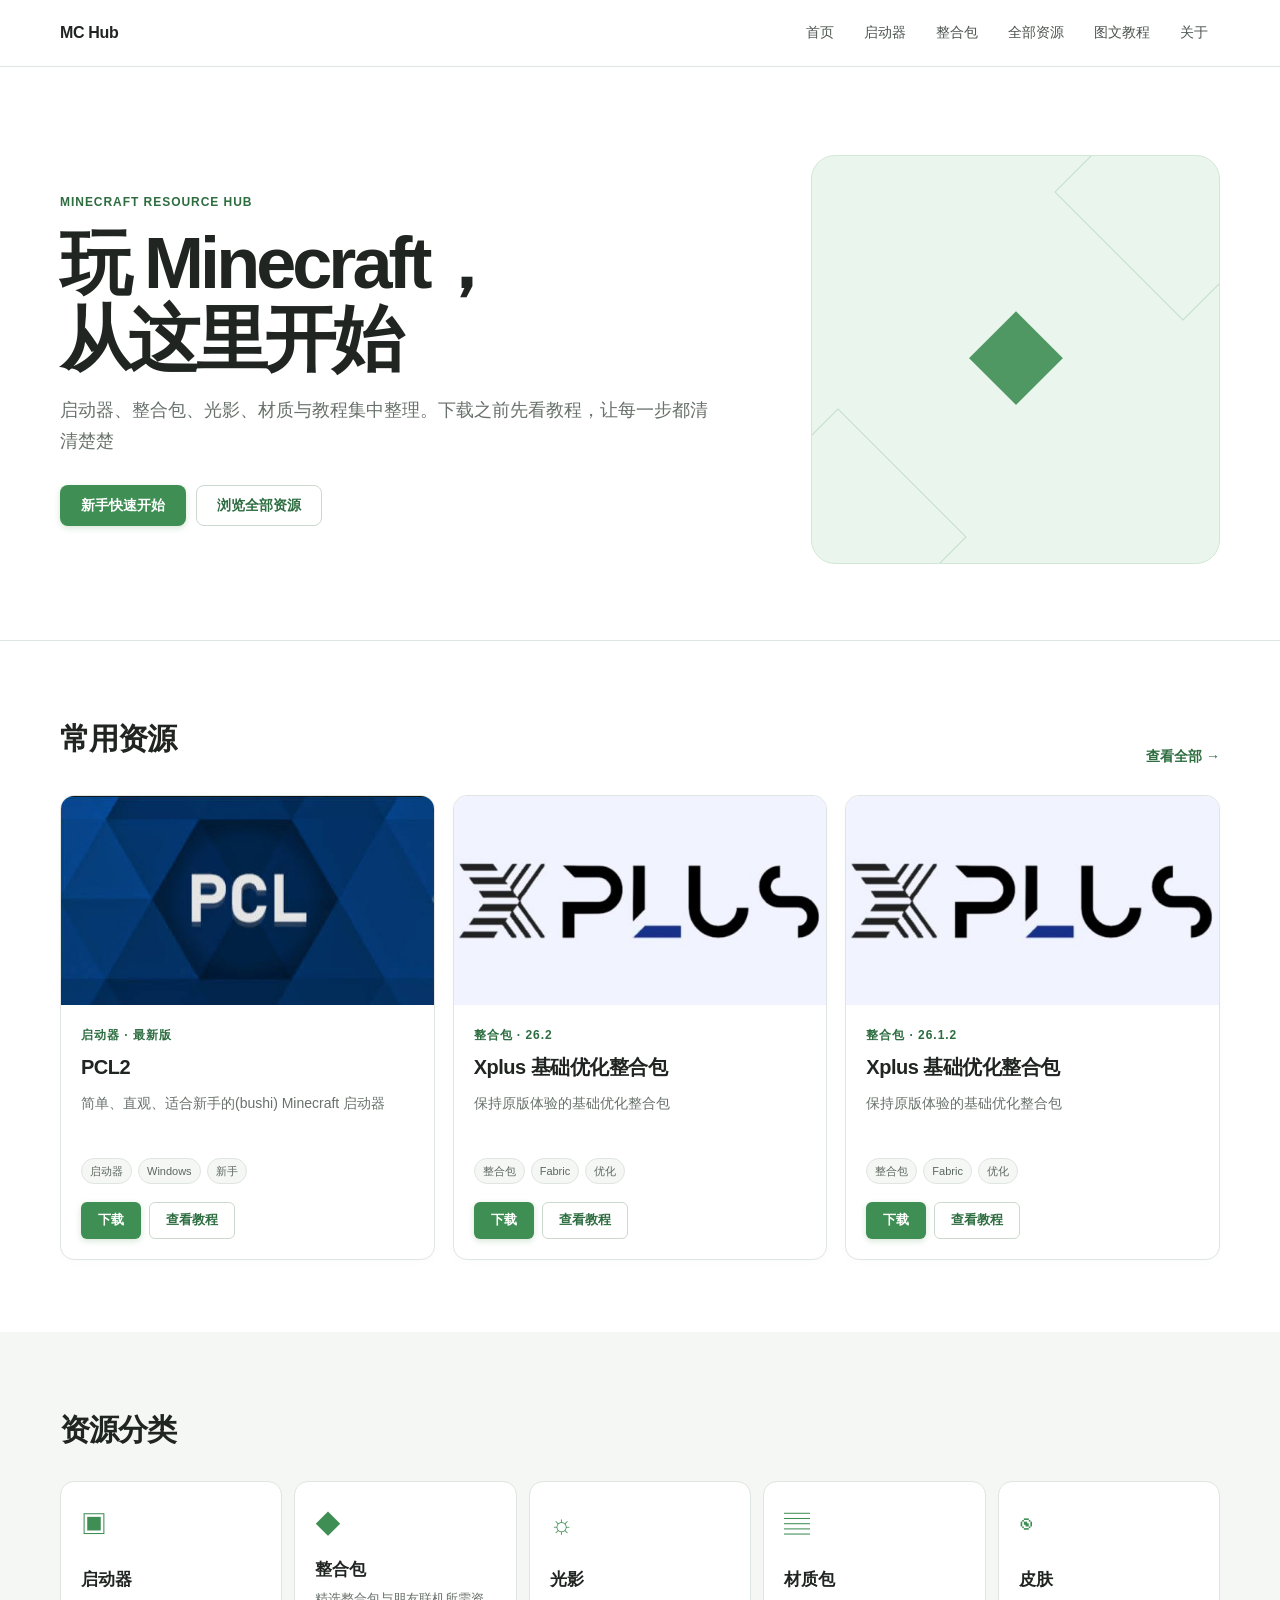
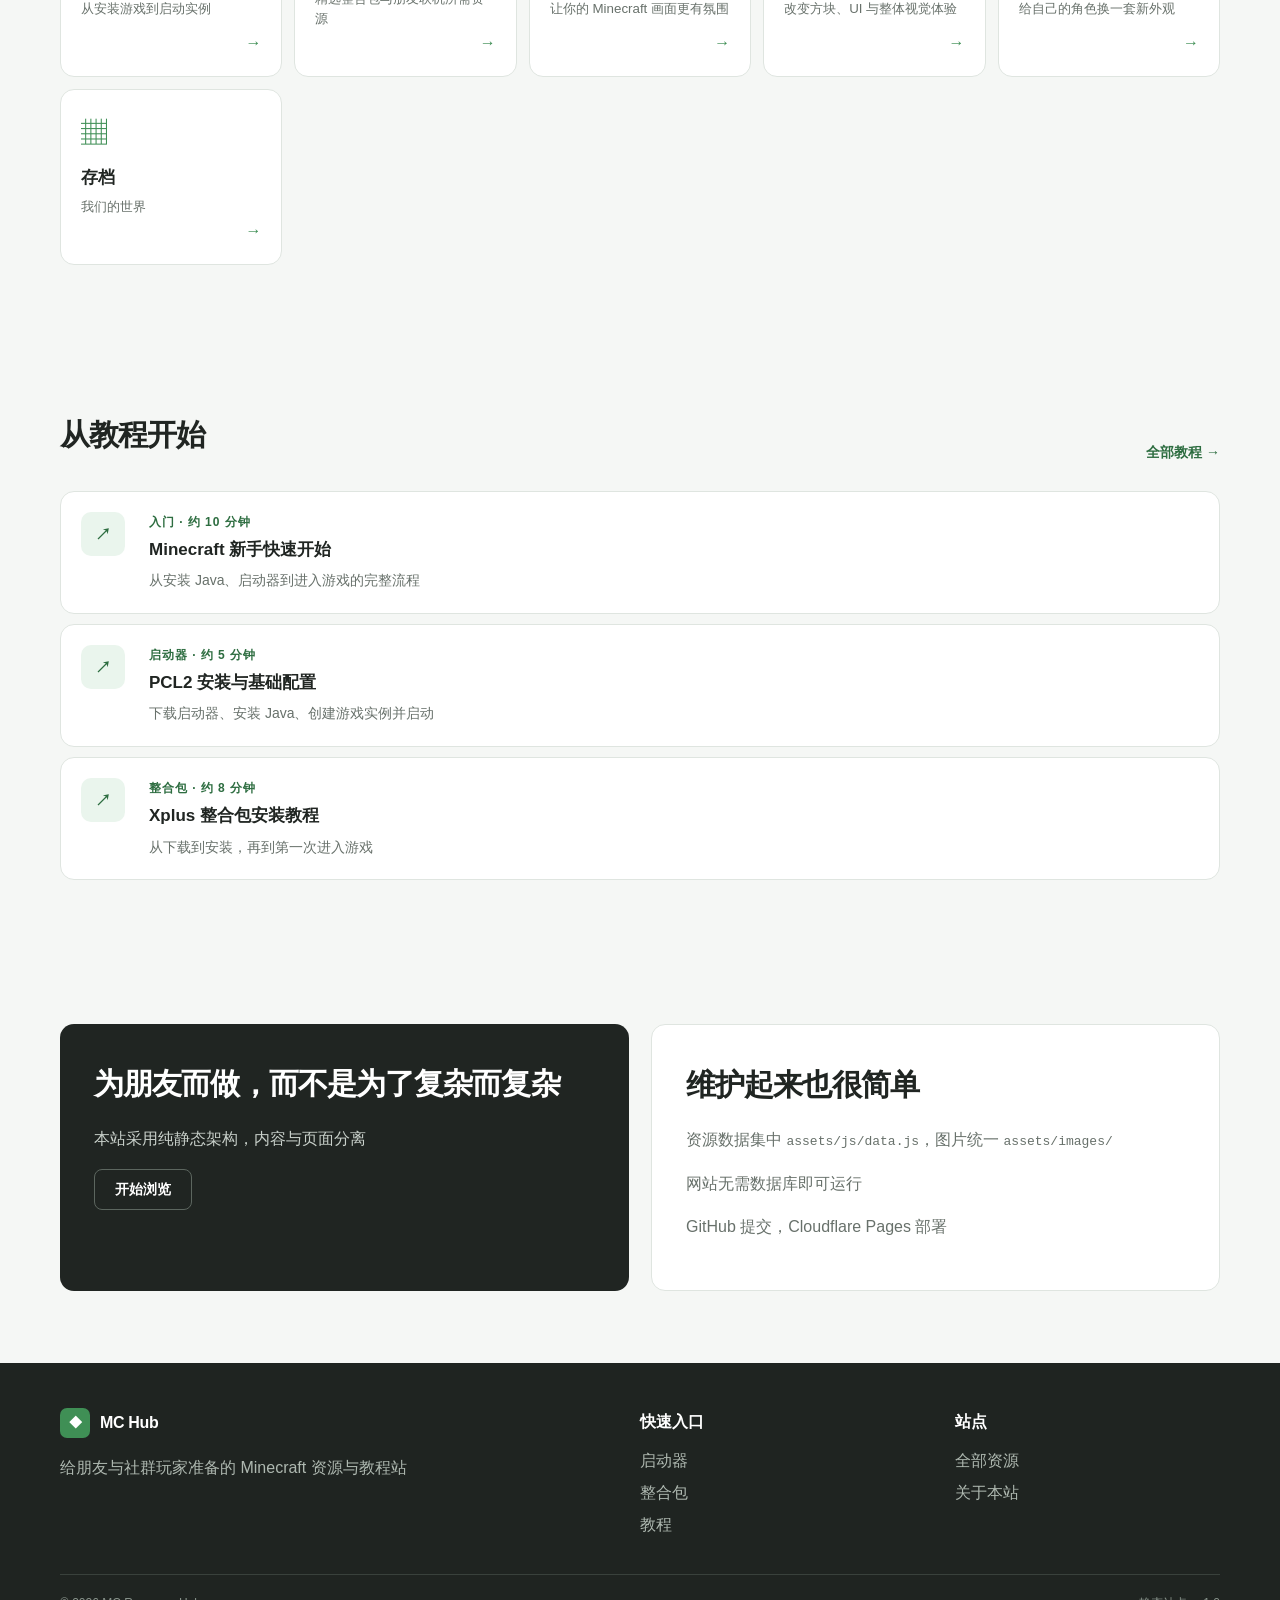
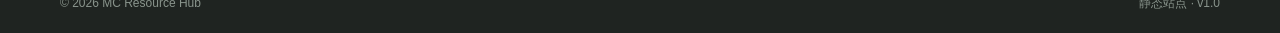
<file: index.html>
<!doctype html>
<html lang="zh-CN">
<head>
  <meta charset="utf-8">
  <meta name="viewport" content="width=device-width, initial-scale=1">
  <meta name="description" content="给朋友与社群玩家准备的 Minecraft 资源与教程站">
  <title>MC Resource Hub · Minecraft 资源与教程</title>
  <link rel="stylesheet" href="assets/css/style.css">
</head>
<body>
<header id="site-header" class="site-header"></header>

<main>
  <section class="hero">
    <div class="container hero-grid">
      <div>
        <div class="eyebrow">Minecraft Resource Hub</div>
        <h1>玩 Minecraft，<br>从这里开始</h1>
        <p>启动器、整合包、光影、材质与教程集中整理。下载之前先看教程，让每一步都清清楚楚</p>
        <div class="hero-actions">
          <a class="button primary" href="tutorials.html#start">新手快速开始</a>
          <a class="button ghost" href="resources.html">浏览全部资源</a>
        </div>
      </div>
      <div class="hero-art" aria-hidden="true">
        <span class="hero-cube">◆</span>
      </div>
    </div>
  </section>
  
  <section class="section" style="background:#fff">
    <div class="container">
      <div class="section-head">
        <div><h2>常用资源</h2><p class="section-intro"></p></div>
        <a class="text-link" href="resources.html">查看全部 →</a>
      </div>
      <div id="featured-resources" class="resource-grid"></div>
    </div>
  </section>

  <section class="section">
    <div class="container">
      <div class="section-head">
        <div><h2>资源分类</h2></div>
      </div>
      <div id="category-grid" class="category-grid"></div>
    </div>
  </section>


  <section class="section">
    <div class="container">
      <div class="section-head">
        <div><h2>从教程开始</h2><p class="section-intro"></p></div>
        <a class="text-link" href="tutorials.html">全部教程 →</a>
      </div>
      <div id="featured-tutorials" class="tutorial-list"></div>
    </div>
  </section>

  <section id="about" class="section">
    <div class="container split">
      <div class="panel">
        <h2>为朋友而做，而不是为了复杂而复杂</h2>
        <p>本站采用纯静态架构，内容与页面分离</p>
        <a class="button ghost" href="resources.html">开始浏览</a>
      </div>
      <div class="panel light">
        <h2>维护起来也很简单</h2>
        <p>资源数据集中 <code>assets/js/data.js</code>，图片统一 <code>assets/images/</code></p>
        <p>网站无需数据库即可运行</p>
        <p>GitHub 提交，Cloudflare Pages 部署</p>
      </div>
    </div>
  </section>
</main>

<footer id="site-footer" class="site-footer"></footer>
<script src="/assets/js/urls.js"></script>
<script src="assets/js/data.js"></script>
<script src="assets/js/app.js"></script>
</body>
</html>
</file>
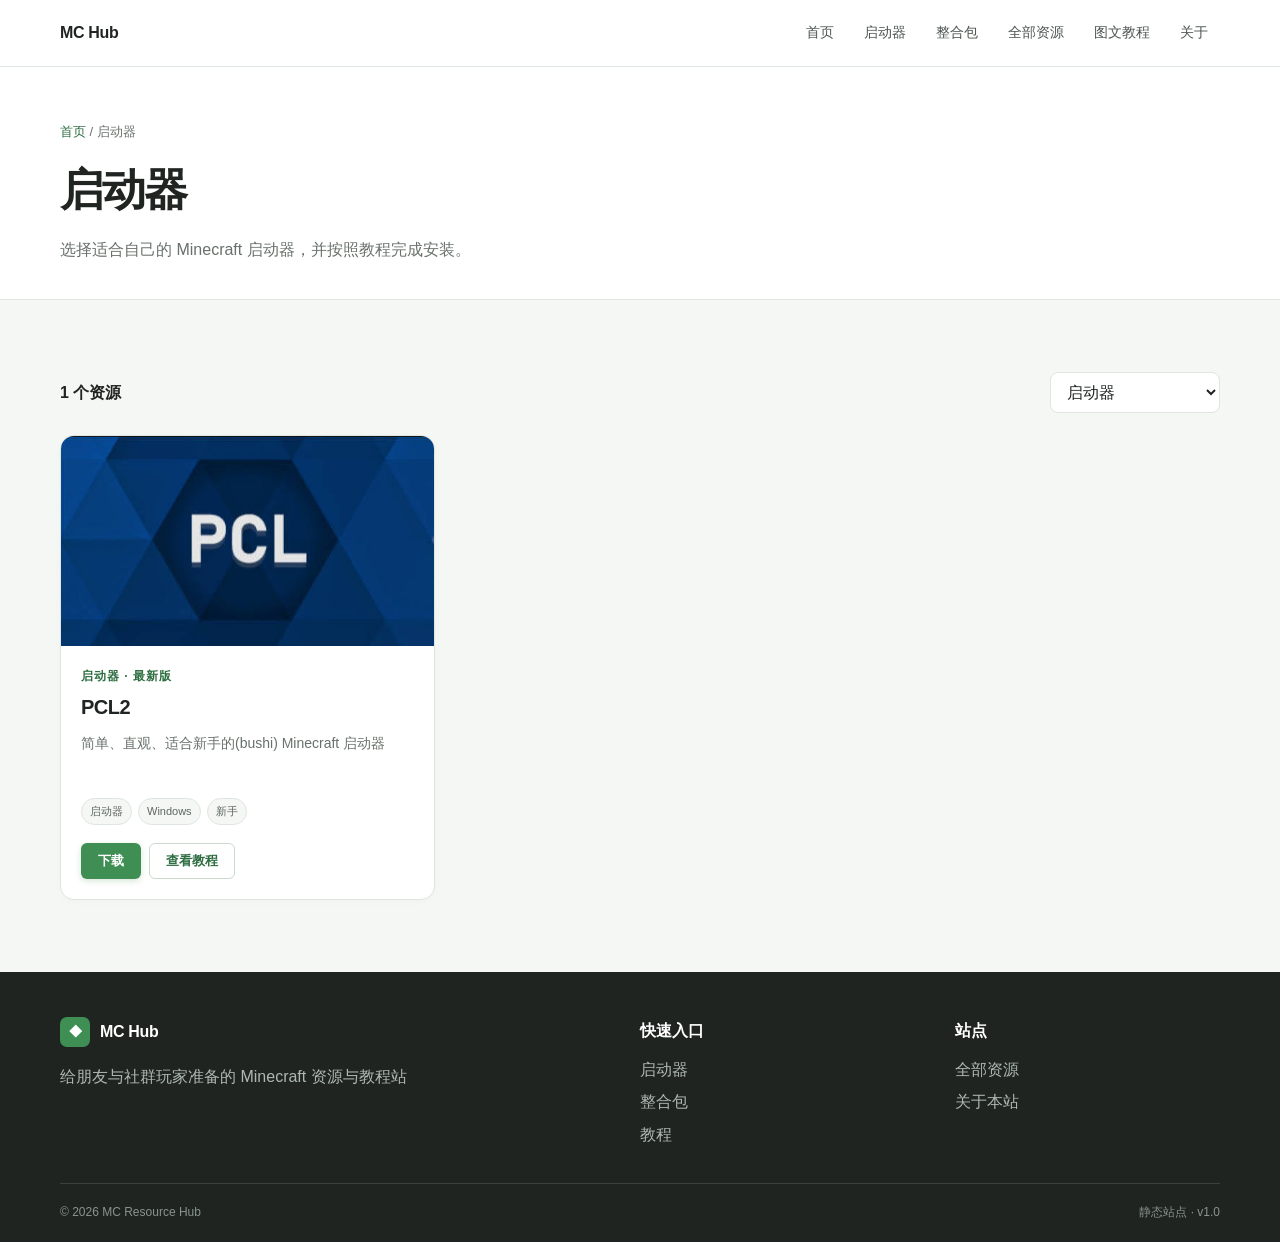
<file: launchers.html>
<!doctype html>
<html lang="zh-CN">
<head><meta charset="utf-8"><meta name="viewport" content="width=device-width,initial-scale=1"><meta name="description" content="Minecraft 启动器下载与安装教程。"><title>启动器 · MC Resource Hub</title><link rel="stylesheet" href="assets/css/style.css"></head>
<body data-category="launcher">
<header id="site-header" class="site-header"></header>
<main>
<section class="page-hero"><div class="container">
  <div class="breadcrumb"><a href="index.html">首页</a> / 启动器</div>
  <h1>启动器</h1><p>选择适合自己的 Minecraft 启动器，并按照教程完成安装。</p>
</div></section>
<section class="section"><div class="container">
  <div class="list-toolbar"><strong id="result-count"></strong><select id="category-filter" class="filter"><option value="all">全部分类</option><option value="launcher">启动器</option><option value="modpack">整合包</option><option value="shader">光影</option><option value="resource-pack">材质包</option><option value="skin">皮肤</option></select></div>
  <div id="resource-list" class="resource-grid"></div>
</div></section>
</main>
<footer id="site-footer" class="site-footer"></footer>
<script src="/assets/js/urls.js"></script><script src="assets/js/data.js"></script><script src="assets/js/app.js"></script>
</body></html>
</file>
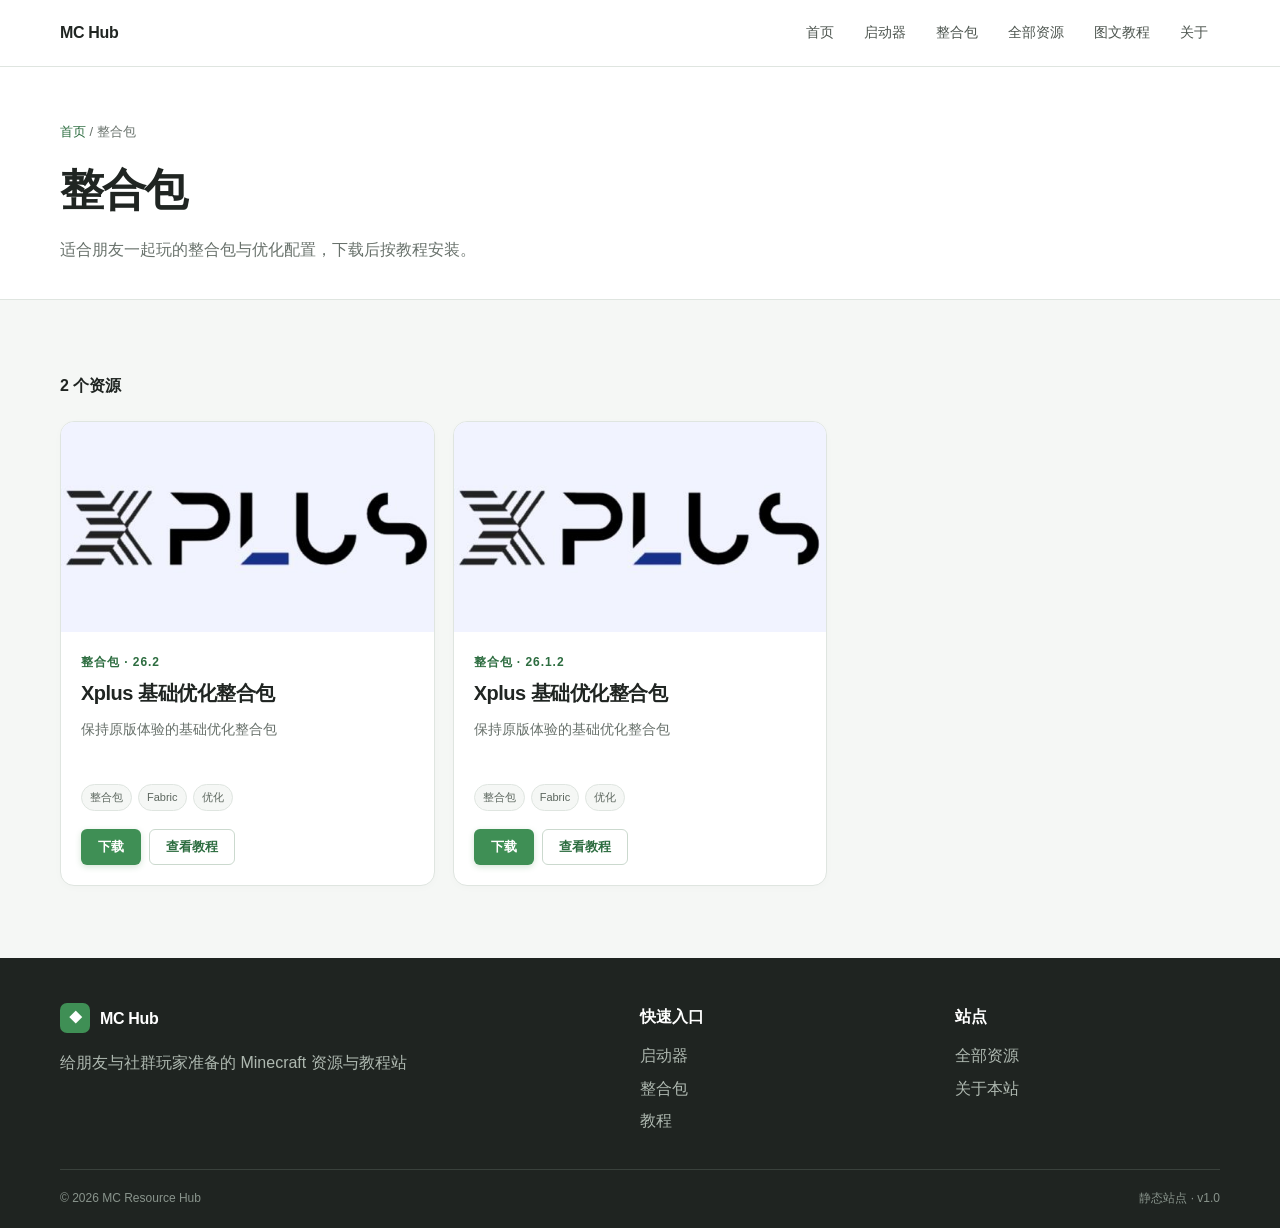
<file: modpacks.html>
<!doctype html>
<html lang="zh-CN">
<head><meta charset="utf-8"><meta name="viewport" content="width=device-width,initial-scale=1"><meta name="description" content="Minecraft 整合包下载与安装教程。"><title>整合包 · MC Resource Hub</title><link rel="stylesheet" href="assets/css/style.css"></head>
<body data-category="modpack">
<header id="site-header" class="site-header"></header>
<main>
<section class="page-hero"><div class="container">
  <div class="breadcrumb"><a href="index.html">首页</a> / 整合包</div>
  <h1>整合包</h1><p>适合朋友一起玩的整合包与优化配置，下载后按教程安装。</p>
</div></section>
<section class="section"><div class="container">
  <div class="list-toolbar"><strong id="result-count"></strong></div>
  <div id="resource-list" class="resource-grid"></div>
</div></section>
</main>
<footer id="site-footer" class="site-footer"></footer>
<script src="/assets/js/urls.js"></script><script src="assets/js/data.js"></script><script src="assets/js/app.js"></script>
</body></html>
</file>
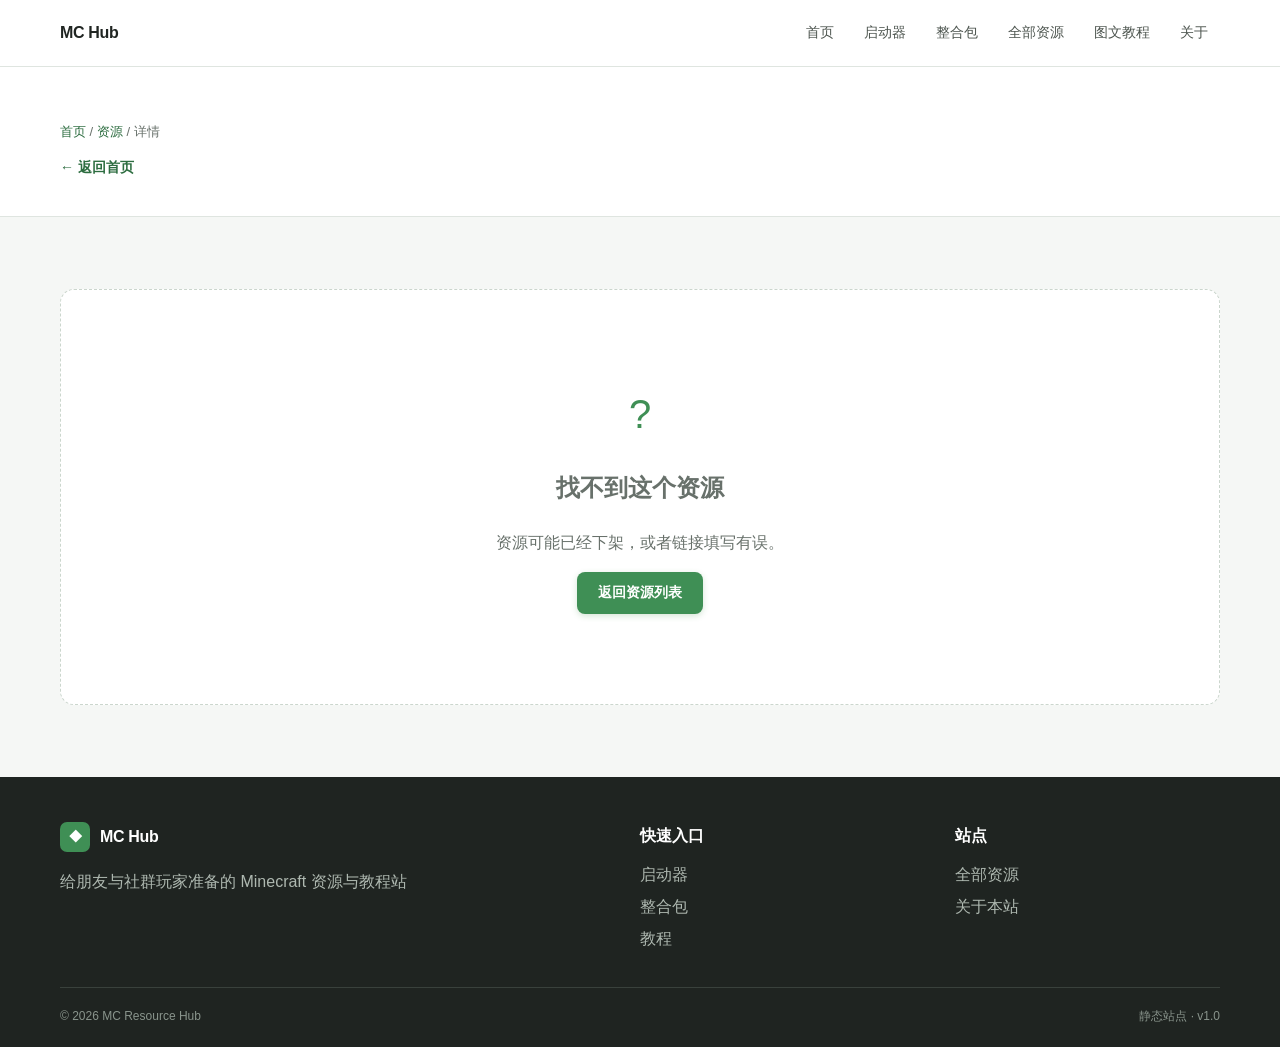
<file: resource.html>
<!doctype html>
<html lang="zh-CN">
<head><meta charset="utf-8"><meta name="viewport" content="width=device-width,initial-scale=1"><meta name="description" content="Minecraft 资源详情。"><title>资源详情 · MC Resource Hub</title><link rel="stylesheet" href="assets/css/style.css"></head>
<body>
<header id="site-header" class="site-header"></header>
<main>
<section class="page-hero"><div class="container">
  <div class="breadcrumb"><a href="index.html">首页</a> / <a href="resources.html">资源</a> / 详情</div>
  <a class="text-link" href="index.html">← 返回首页</a>
</div></section>
<section class="section"><div class="container"><div id="resource-detail"></div></div></section>
</main>
<footer id="site-footer" class="site-footer"></footer>
<script src="/assets/js/urls.js"></script><script src="assets/js/data.js"></script><script src="assets/js/app.js"></script><script src="assets/js/resource-page.js"></script>
</body></html>
</file>
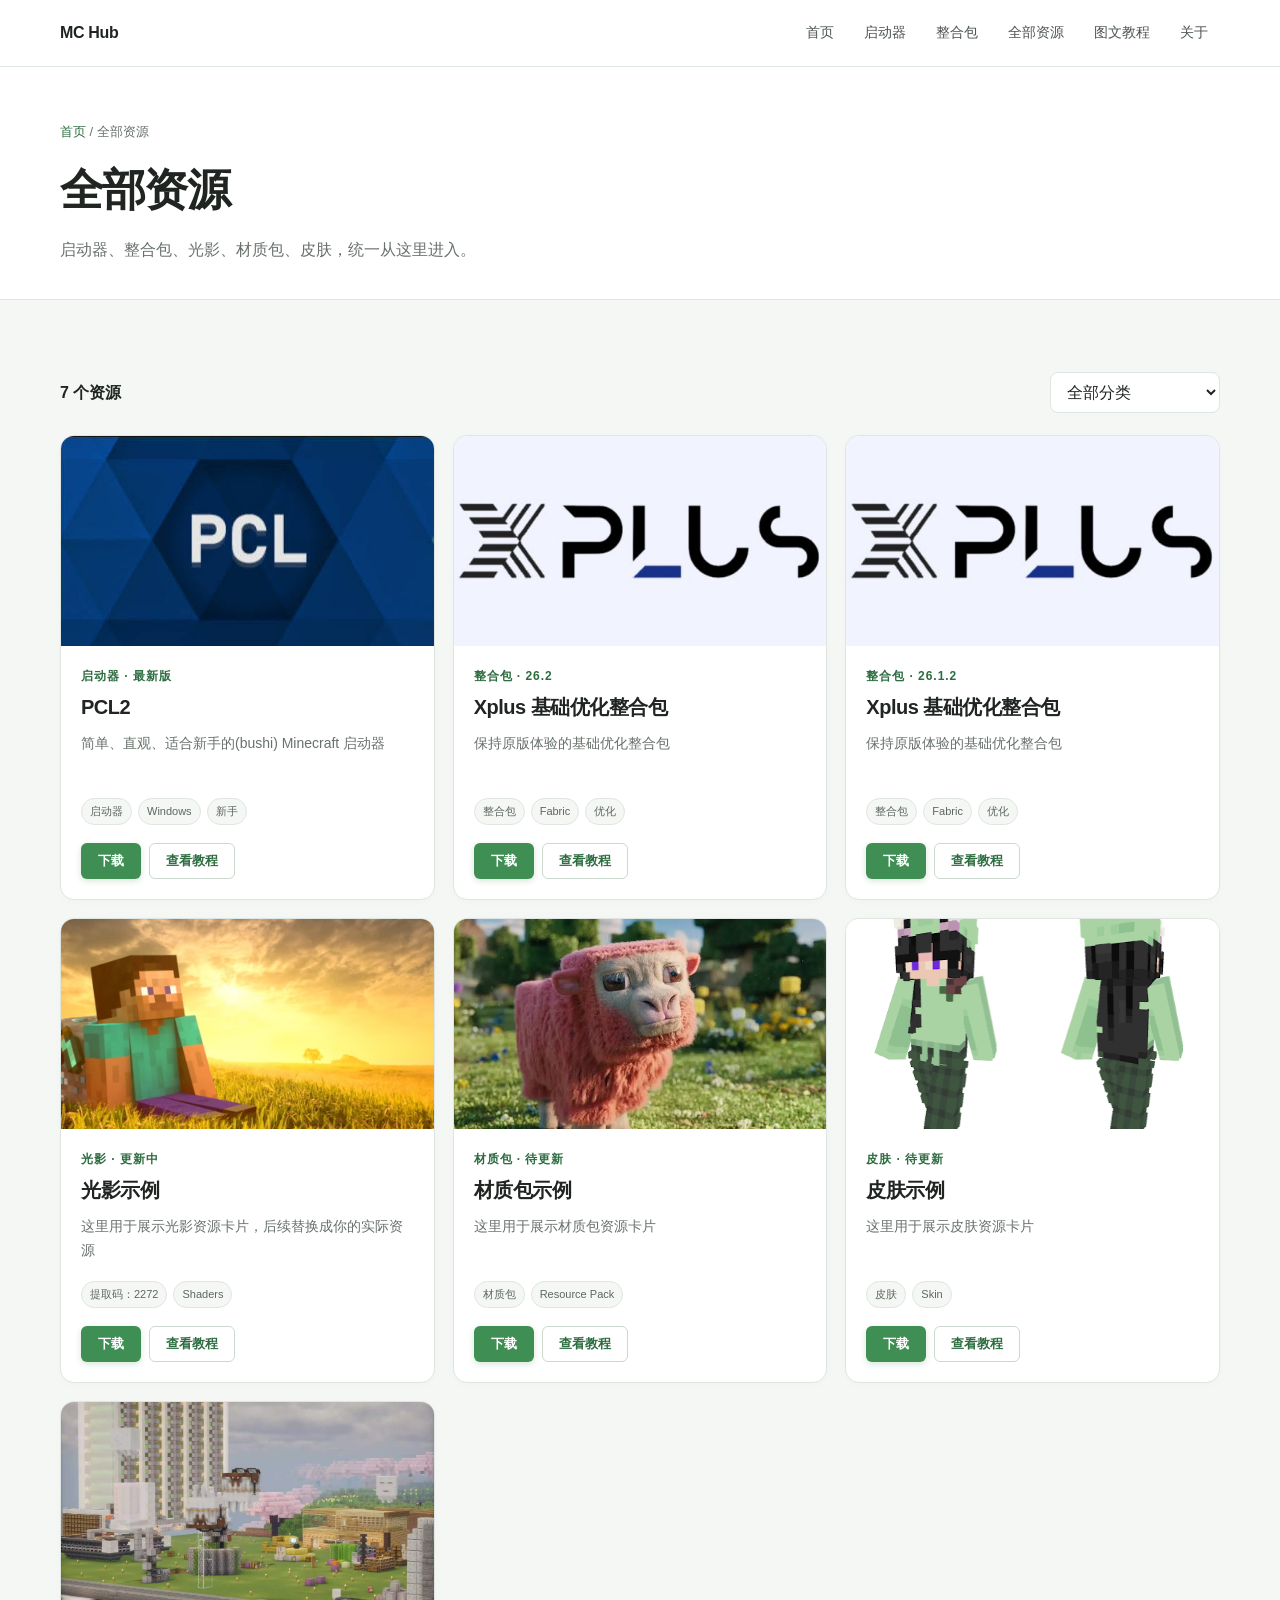
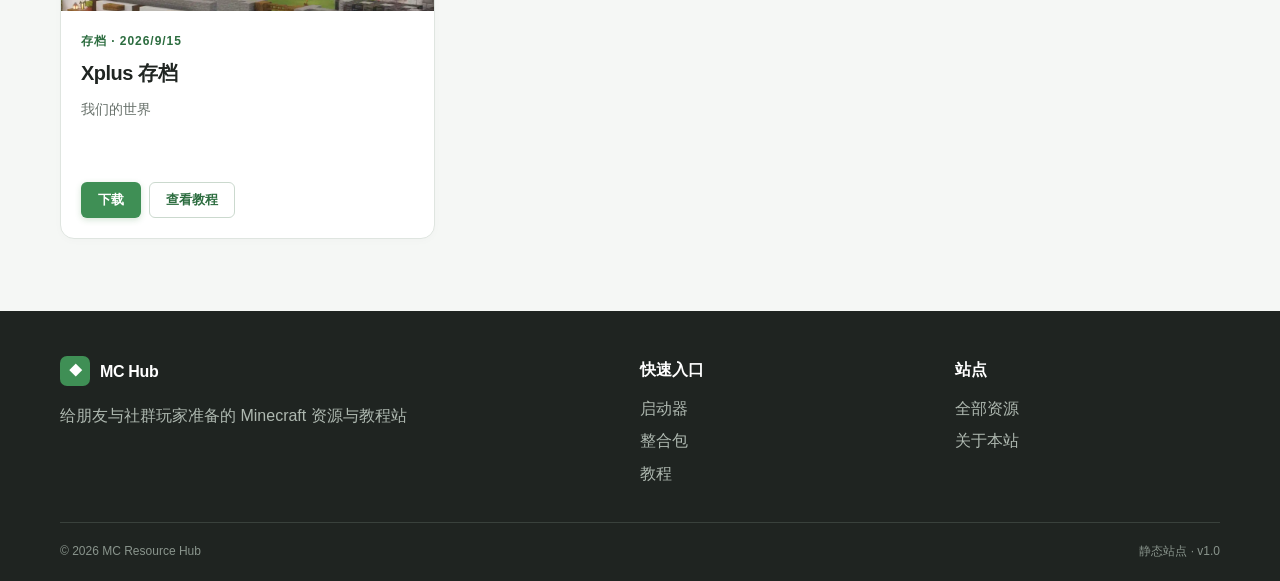
<file: resources.html>
<!doctype html>
<html lang="zh-CN">
<head><meta charset="utf-8"><meta name="viewport" content="width=device-width,initial-scale=1"><meta name="description" content="Minecraft 启动器、整合包、光影、材质包与皮肤资源。"><title>全部资源 · MC Resource Hub</title><link rel="stylesheet" href="assets/css/style.css"></head>
<body>
<header id="site-header" class="site-header"></header>
<main>
<section class="page-hero"><div class="container">
  <div class="breadcrumb"><a href="index.html">首页</a> / 全部资源</div>
  <h1>全部资源</h1><p>启动器、整合包、光影、材质包、皮肤，统一从这里进入。</p>

</div></section>
<section class="section"><div class="container">
  <div class="list-toolbar"><strong id="result-count"></strong>
    <select id="category-filter" class="filter">
      <option value="all">全部分类</option><option value="launcher">启动器</option><option value="modpack">整合包</option><option value="shader">光影</option><option value="resource-pack">材质包</option><option value="skin">皮肤</option>
    </select>
  </div>
  <div id="resource-list" class="resource-grid"></div>
</div></section>
</main>
<footer id="site-footer" class="site-footer"></footer>
<script src="/assets/js/urls.js"></script><script src="assets/js/data.js"></script><script src="assets/js/app.js"></script>
</body></html>
</file>
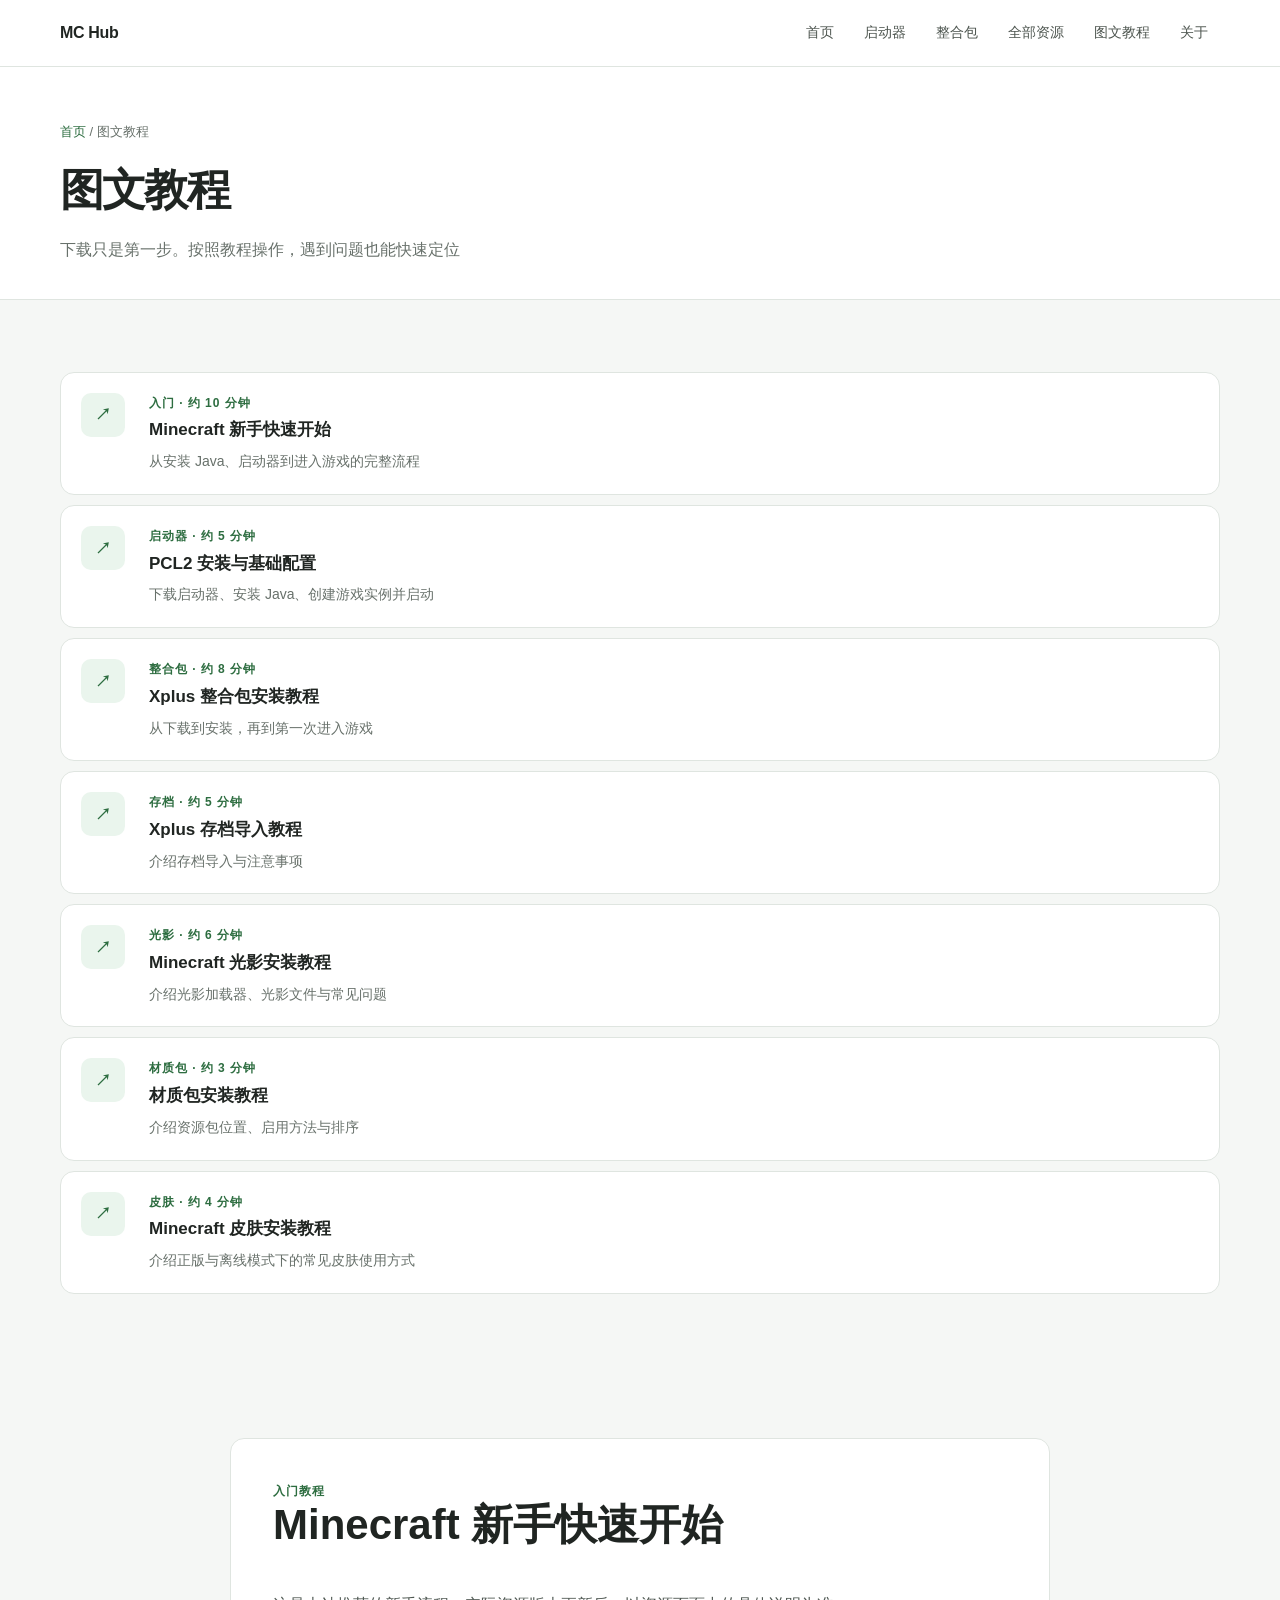
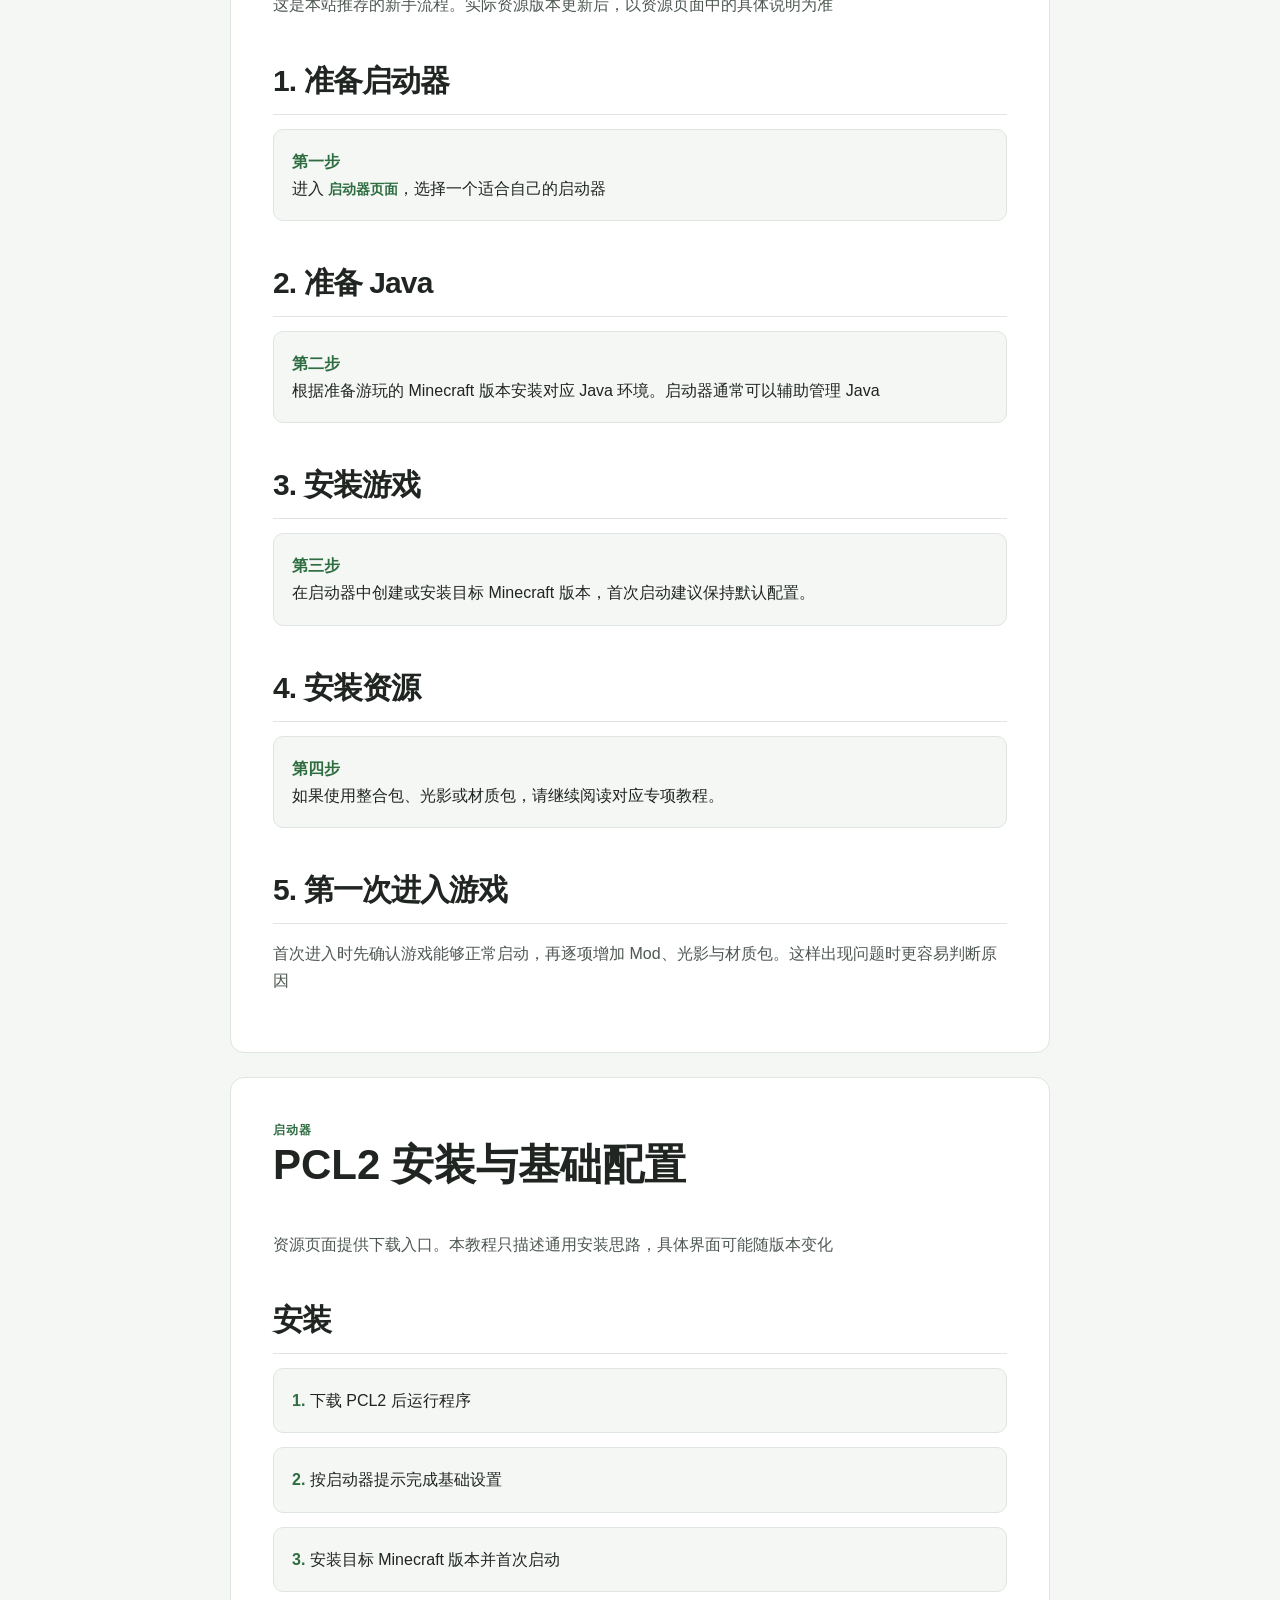
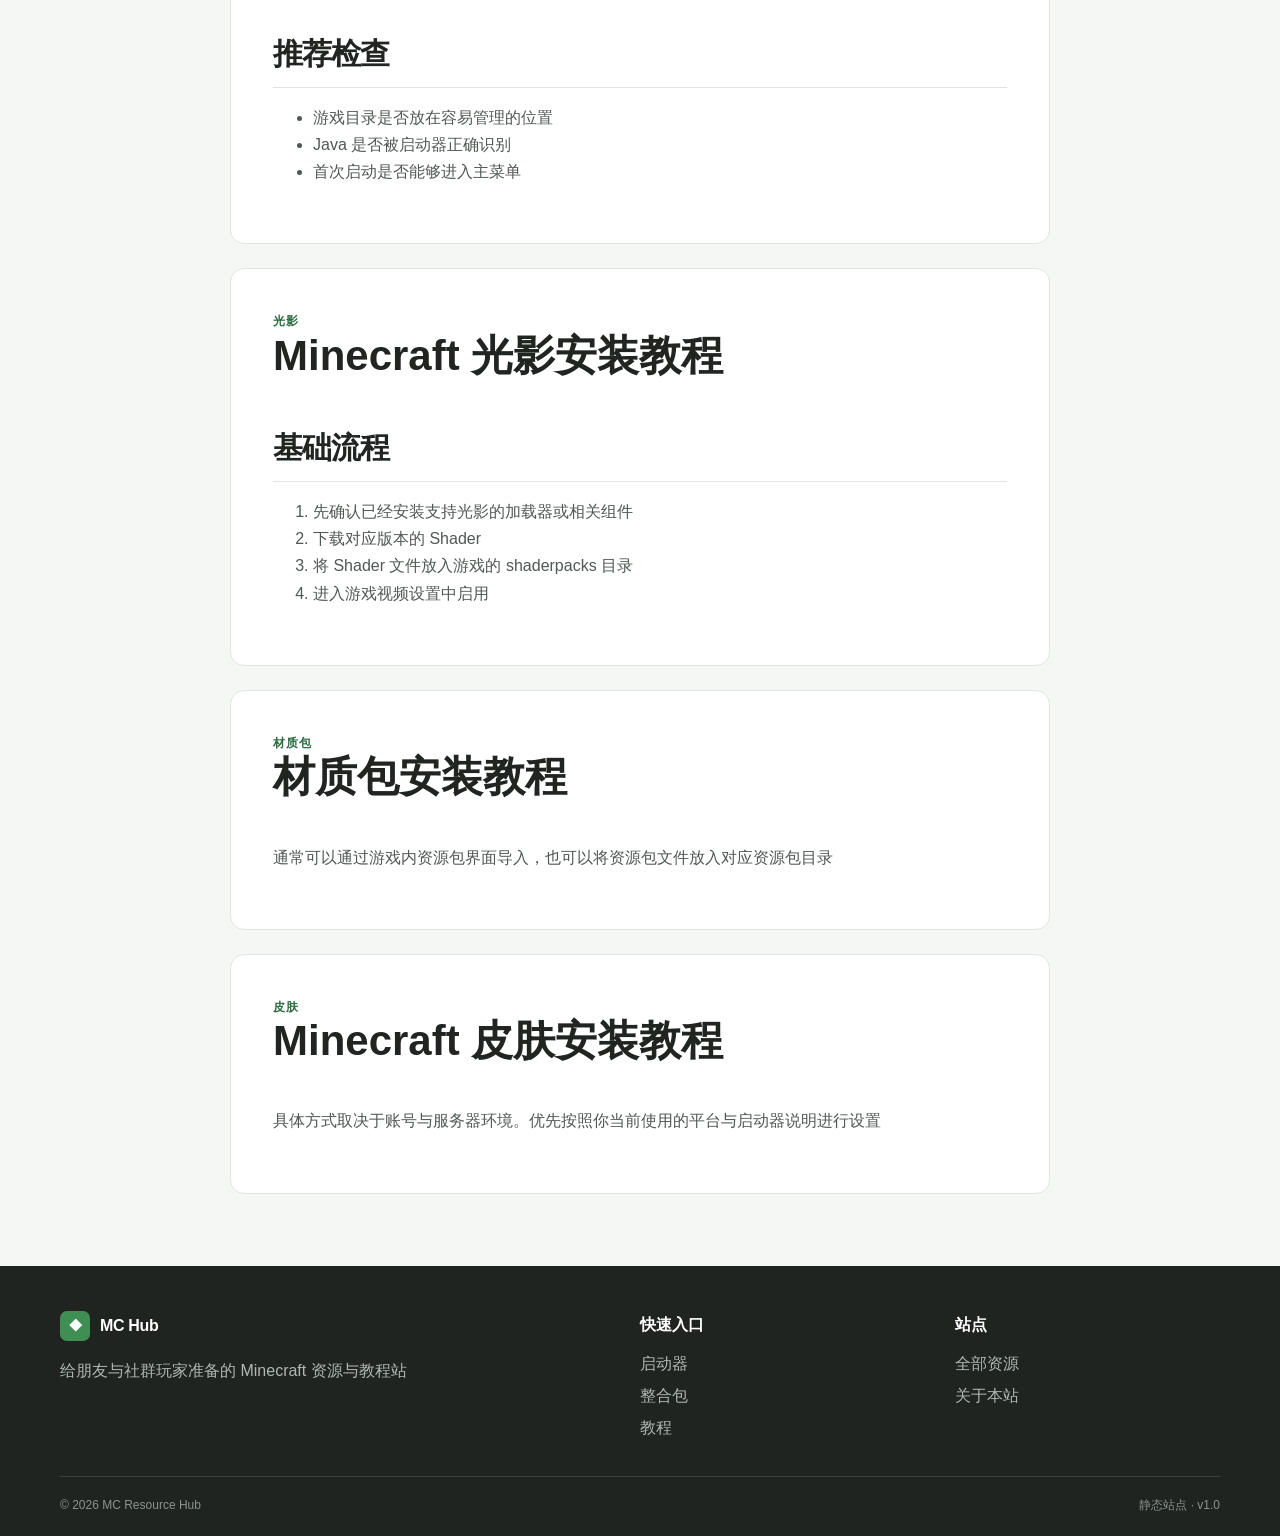
<file: tutorials.html>
<!doctype html>
<html lang="zh-CN">
<head><meta charset="utf-8"><meta name="viewport" content="width=device-width,initial-scale=1"><meta name="description" content="Minecraft 安装、配置与使用教程。"><title>图文教程 · MC Resource Hub</title><link rel="stylesheet" href="assets/css/style.css"></head>
<body>
<header id="site-header" class="site-header"></header>
<main>
<section class="page-hero"><div class="container">
  <div class="breadcrumb"><a href="index.html">首页</a> / 图文教程</div>
  <h1>图文教程</h1><p>下载只是第一步。按照教程操作，遇到问题也能快速定位</p>
</div></section>
<section class="section"><div class="container"><div id="tutorial-list" class="tutorial-list"></div></div></section>

<section class="section">
<div class="container">
<article id="start" class="article">
<div class="eyebrow">入门教程</div>
<h1>Minecraft 新手快速开始</h1>
<p>这是本站推荐的新手流程。实际资源版本更新后，以资源页面中的具体说明为准</p>
<h2>1. 准备启动器</h2>
<div class="step"><strong>第一步</strong><br>进入 <a class="text-link" href="launchers.html">启动器页面</a>，选择一个适合自己的启动器</div>
<h2>2. 准备 Java</h2>
<div class="step"><strong>第二步</strong><br>根据准备游玩的 Minecraft 版本安装对应 Java 环境。启动器通常可以辅助管理 Java</div>
<h2>3. 安装游戏</h2>
<div class="step"><strong>第三步</strong><br>在启动器中创建或安装目标 Minecraft 版本，首次启动建议保持默认配置。</div>
<h2>4. 安装资源</h2>
<div class="step"><strong>第四步</strong><br>如果使用整合包、光影或材质包，请继续阅读对应专项教程。</div>
<h2>5. 第一次进入游戏</h2>
<p>首次进入时先确认游戏能够正常启动，再逐项增加 Mod、光影与材质包。这样出现问题时更容易判断原因</p>
</article>

<article id="pcl2" class="article" style="margin-top:24px">
<div class="eyebrow">启动器</div><h1>PCL2 安装与基础配置</h1>
<p>资源页面提供下载入口。本教程只描述通用安装思路，具体界面可能随版本变化</p>
<h2>安装</h2><div class="step"><strong>1.</strong> 下载 PCL2 后运行程序</div><div class="step"><strong>2.</strong> 按启动器提示完成基础设置</div><div class="step"><strong>3.</strong> 安装目标 Minecraft 版本并首次启动</div>
<h2>推荐检查</h2><ul><li>游戏目录是否放在容易管理的位置</li><li>Java 是否被启动器正确识别</li><li>首次启动是否能够进入主菜单</li></ul>
</article>

<article id="shader" class="article" style="margin-top:24px">
<div class="eyebrow">光影</div><h1>Minecraft 光影安装教程</h1>
<h2>基础流程</h2><ol><li>先确认已经安装支持光影的加载器或相关组件</li><li>下载对应版本的 Shader</li><li>将 Shader 文件放入游戏的 shaderpacks 目录</li><li>进入游戏视频设置中启用</li></ol>
</article>

<article id="resource-pack" class="article" style="margin-top:24px">
<div class="eyebrow">材质包</div><h1>材质包安装教程</h1>
<p>通常可以通过游戏内资源包界面导入，也可以将资源包文件放入对应资源包目录</p>
</article>

<article id="skin" class="article" style="margin-top:24px">
<div class="eyebrow">皮肤</div><h1>Minecraft 皮肤安装教程</h1>
<p>具体方式取决于账号与服务器环境。优先按照你当前使用的平台与启动器说明进行设置</p>
</article>
</div>
</section>
</main>
<footer id="site-footer" class="site-footer"></footer>
<script src="/assets/js/urls.js"></script><script src="assets/js/data.js"></script><script src="assets/js/app.js"></script>
</body></html>
</file>
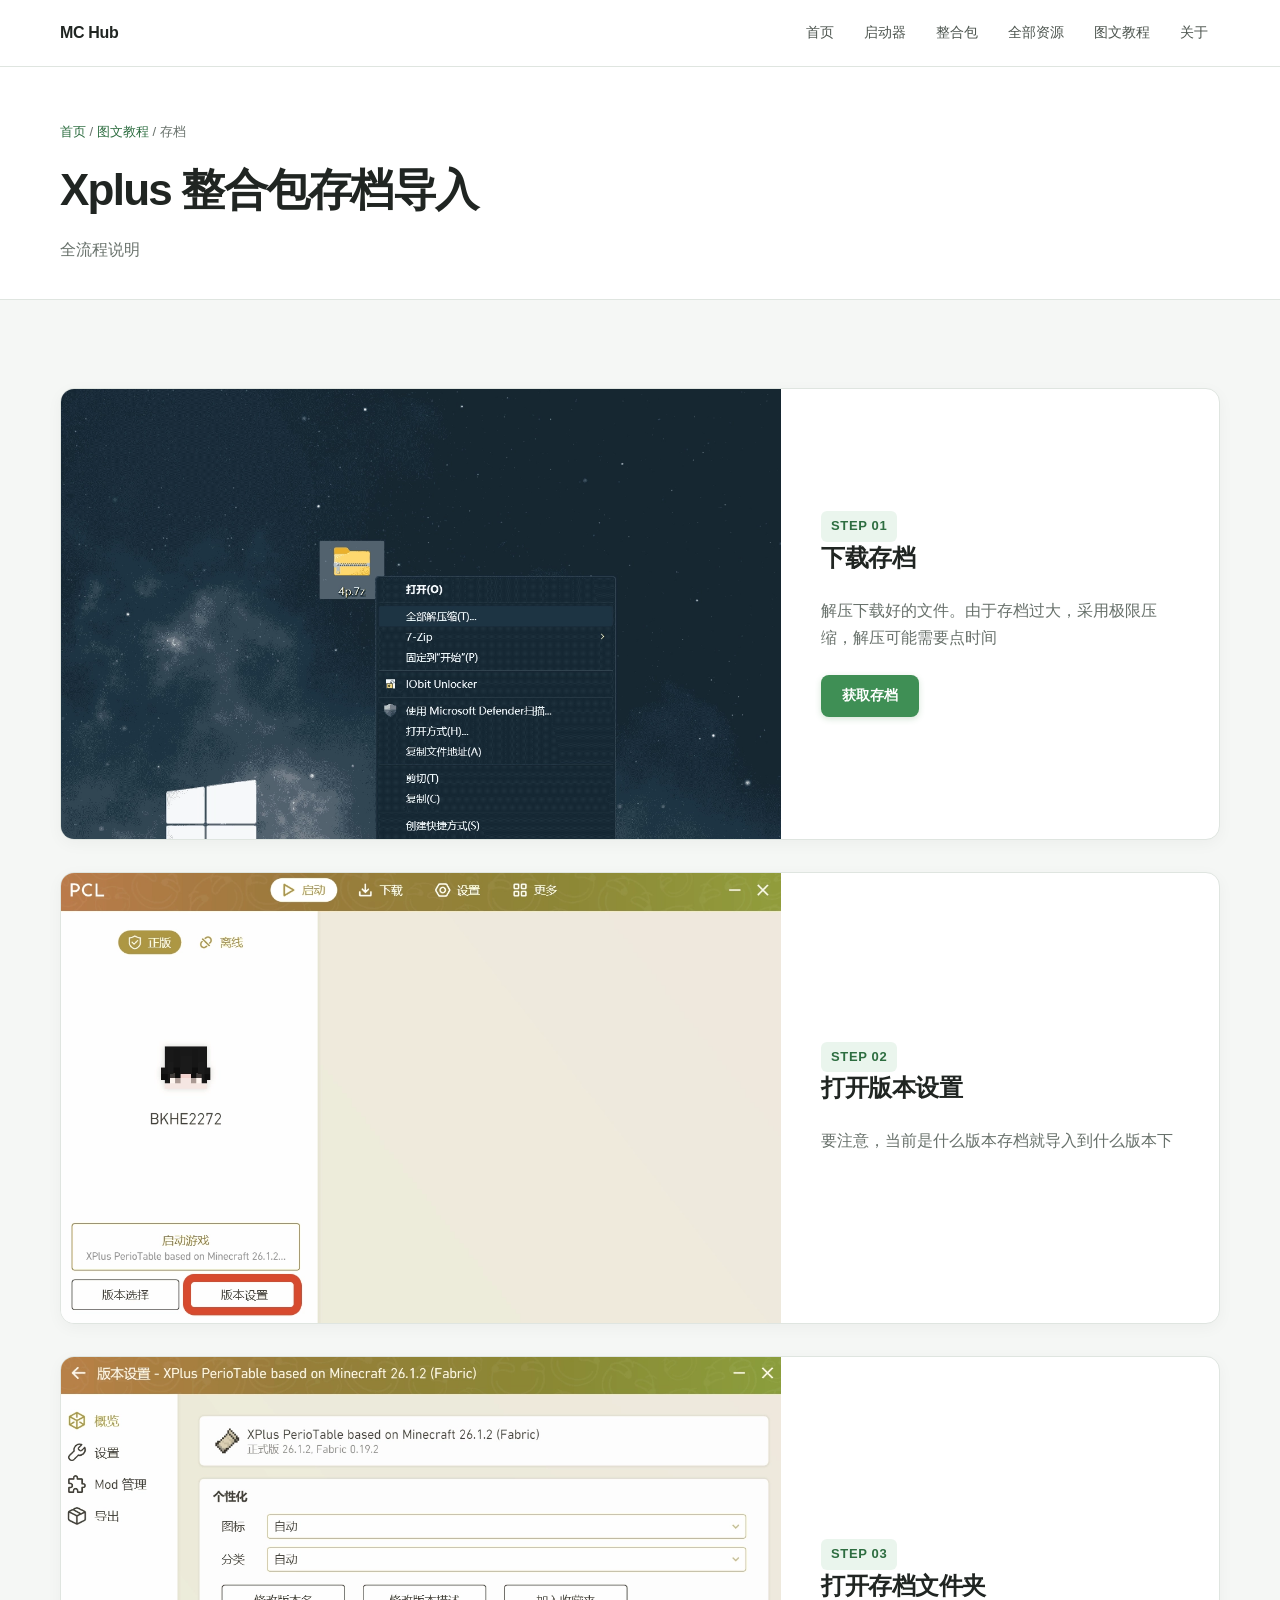
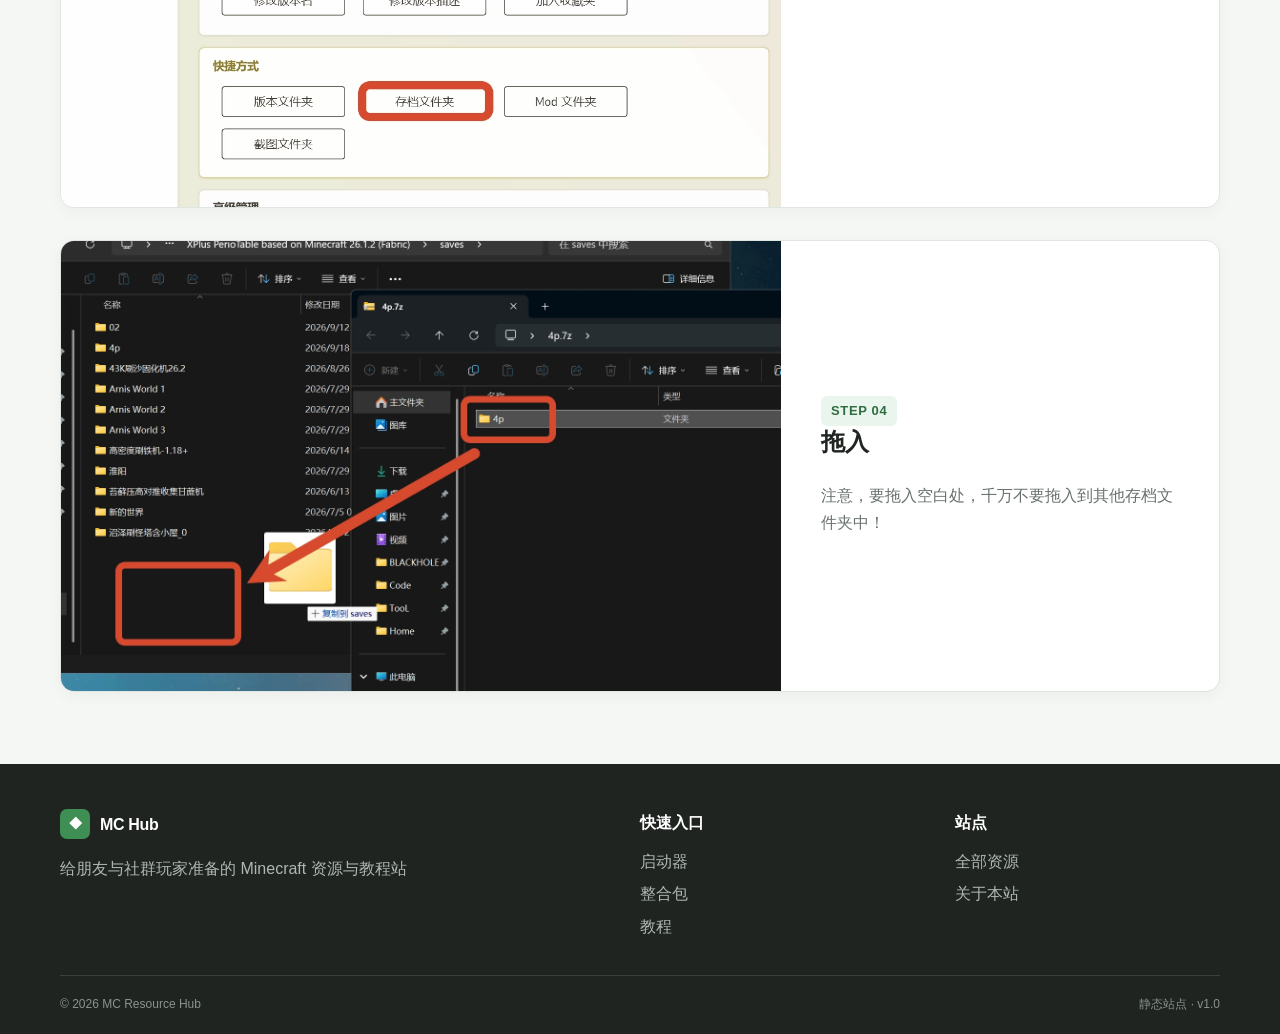
<file: tutorials/tutorials_save.html>
<!doctype html>
<html lang="zh-CN">
<head>
  <meta charset="utf-8">
  <meta name="viewport" content="width=device-width,initial-scale=1">
  <meta name="description" content="Minecraft 安装、配置与使用教程。">
  <title>Xplus 安装教程 · MC Resource Hub</title>
  <link rel="stylesheet" href="/assets/css/style.css">
</head>
<body data-tutorial-id="tutorials_save">
  <header id="site-header" class="site-header"></header>

  <main>
    <section class="page-hero">
      <div class="container">
        <div class="breadcrumb">
          <a href="/index.html">首页</a> / <a href="/tutorials.html">图文教程</a> / <span id="tutorial-breadcrumb-name">快返回吧</span>
        </div>
        <h1 id="tutorial-title">没有这个</h1>
        <p id="tutorial-subtitle"></p>
      </div>
    </section>

    <section class="section">
      <div class="container">
        <p id="steps"></p>
        <div id="tutorial-steps-container" class="tutorial-step-list"></div>
      </div>
    </section>
  </main>

  <footer id="site-footer" class="site-footer"></footer>

  <script src="/assets/js/urls.js"></script>
  <script src="/assets/js/data.js"></script>
  <script src="/assets/js/app.js"></script>
</body>
</html>
</file>
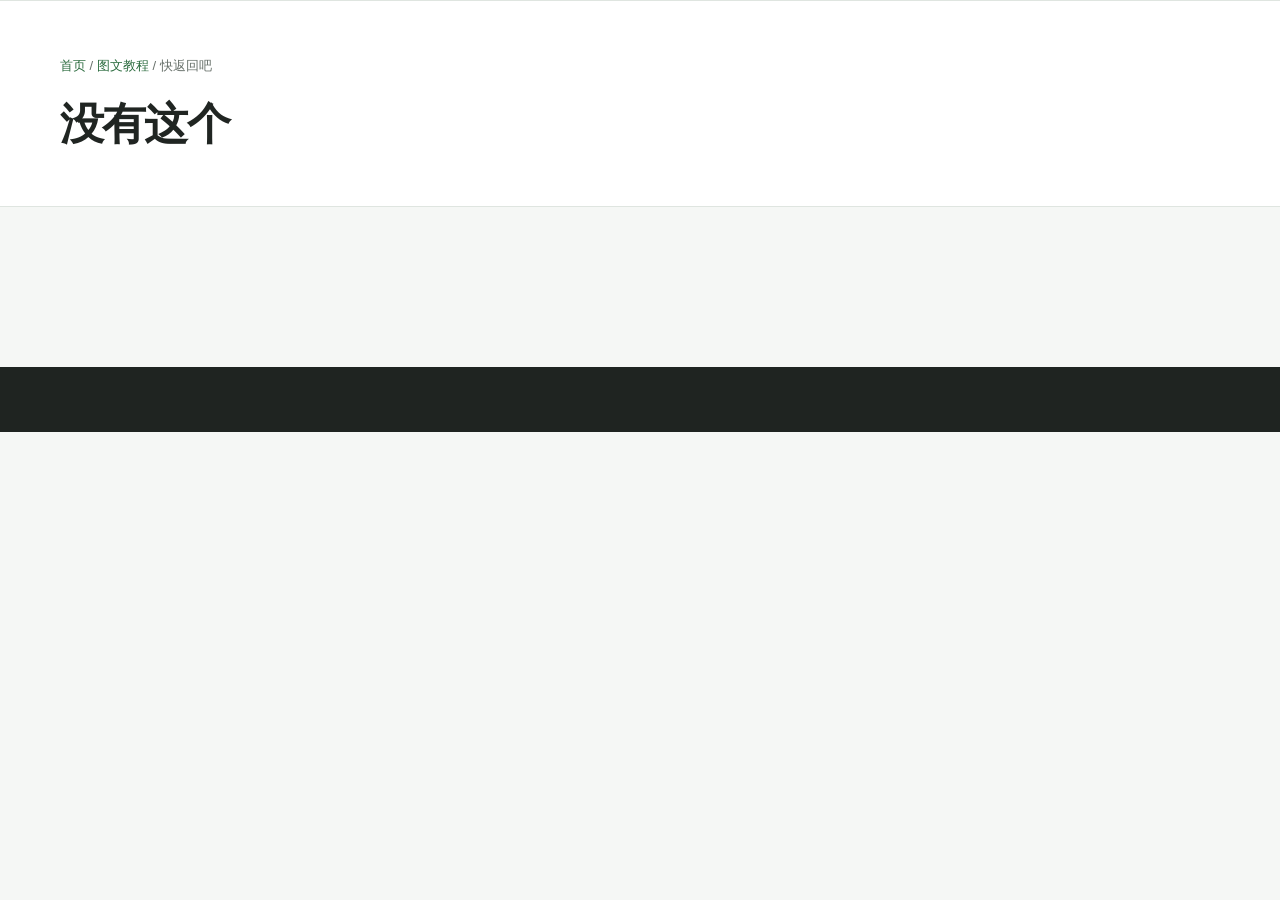
<file: tutorials/tutorials_xplus.html>
<!doctype html>
<html lang="zh-CN">
<head>
  <meta charset="utf-8">
  <meta name="viewport" content="width=device-width,initial-scale=1">
  <meta name="description" content="Minecraft 安装、配置与使用教程。">
  <title>Xplus 安装教程 · MC Resource Hub</title>
  <link rel="stylesheet" href="/assets/css/style.css">
</head>
<body data-tutorial-id="tutorials_xplus">
  <header id="site-header" class="site-header"></header>

  <main>
    <section class="page-hero">
      <div class="container">
        <div class="breadcrumb">
          <a href="/index.html">首页</a> / <a href="/tutorials.html">图文教程</a> / <span id="tutorial-breadcrumb-name">快返回吧</span>
        </div>
        <h1 id="tutorial-title">没有这个</h1>
        <p id="tutorial-subtitle"></p>
      </div>
    </section>

    <section class="section">
      <div class="container">
        <p id="steps"></p>
        <div id="tutorial-steps-container" class="tutorial-step-list"></div>
      </div>
    </section>
  </main>

  <footer id="site-footer" class="site-footer"></footer>

  <script src="/assets/js/data.js"></script>
  <script src="/assets/js/app.js"></script>
</body>
</html>
</file>
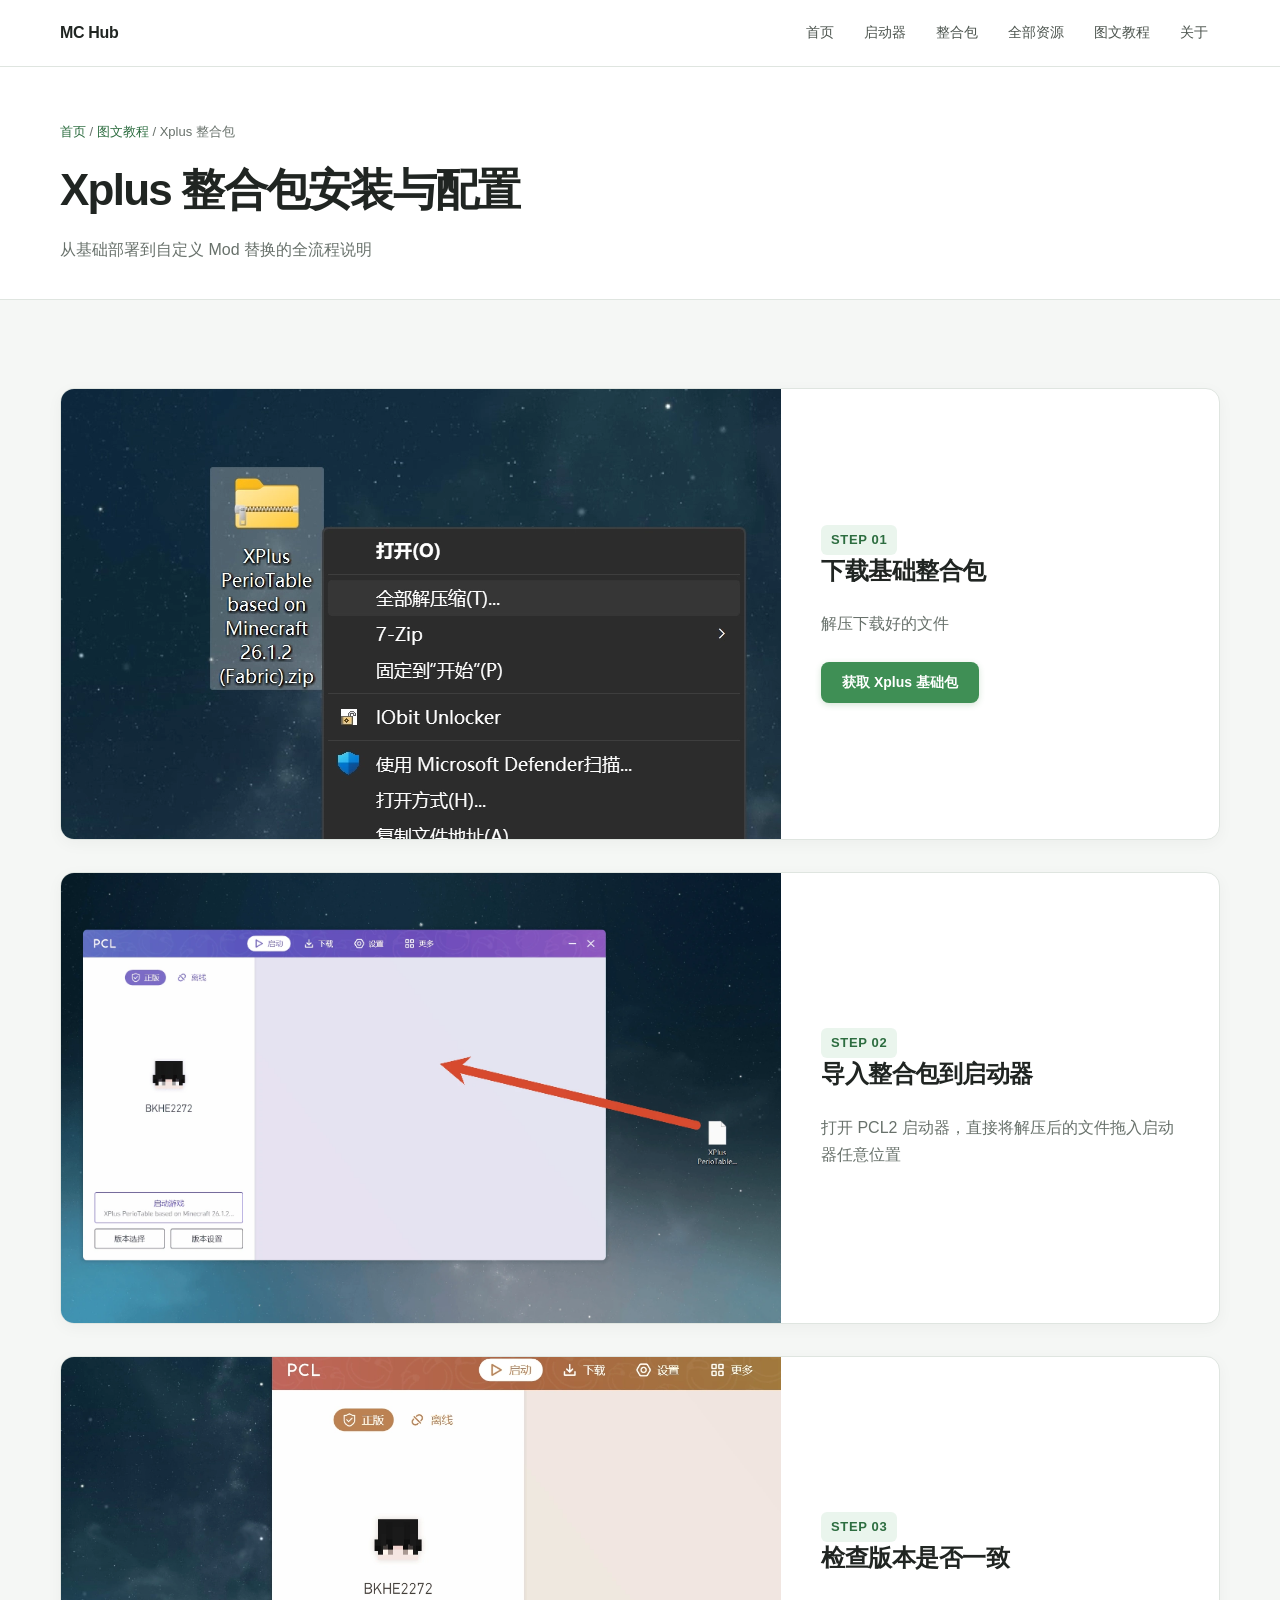
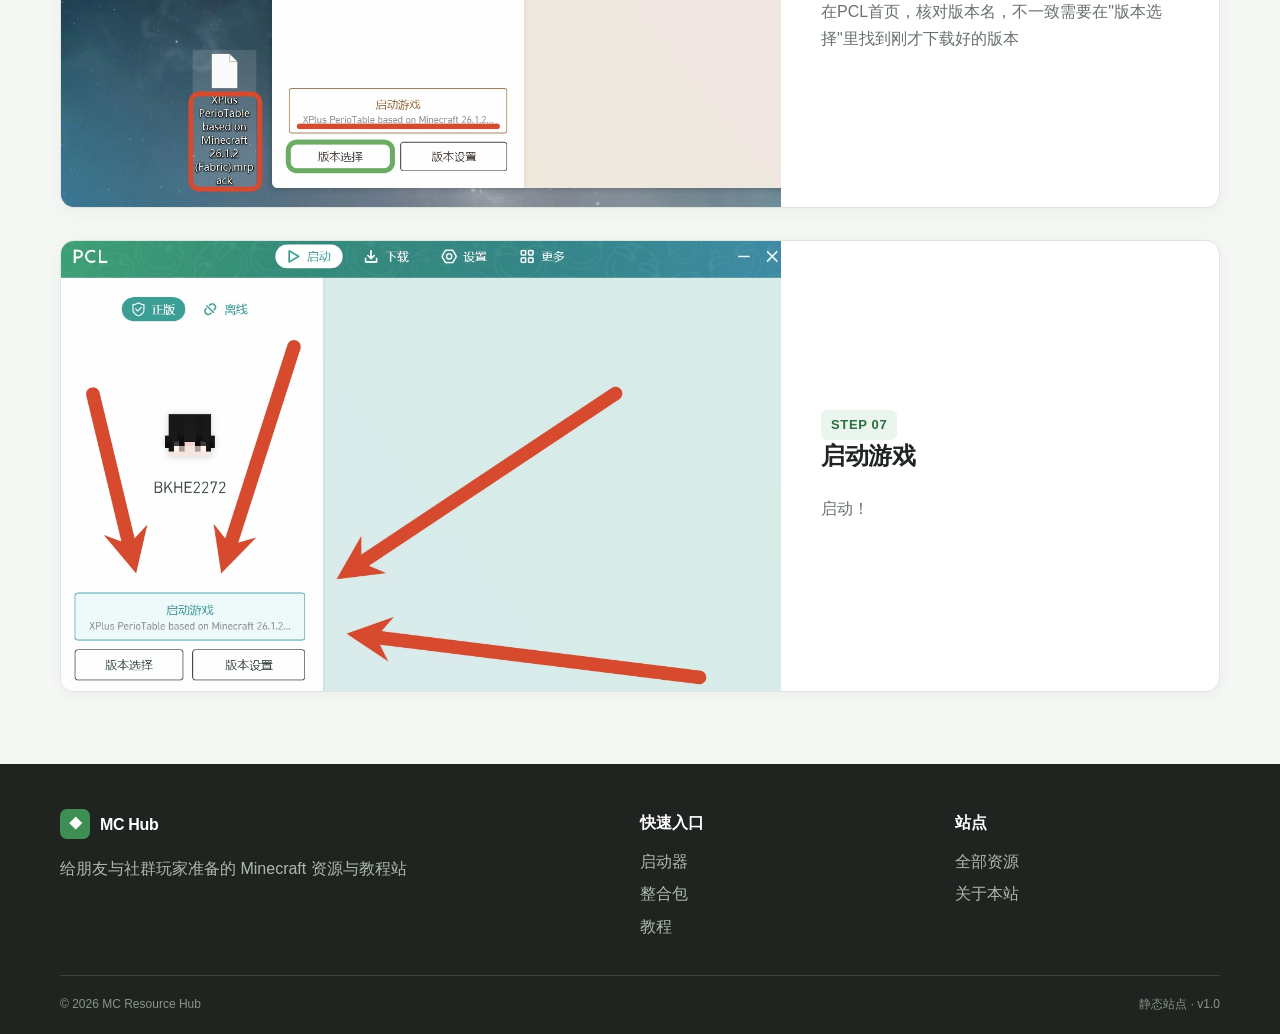
<file: tutorials/tutorials_xplus02.html>
<!doctype html>
<html lang="zh-CN">
<head>
  <meta charset="utf-8">
  <meta name="viewport" content="width=device-width,initial-scale=1">
  <meta name="description" content="Minecraft 安装、配置与使用教程。">
  <title>Xplus 安装教程 · MC Resource Hub</title>
  <link rel="stylesheet" href="/assets/css/style.css">
</head>
<body data-tutorial-id="tutorials_xplus02">
  <header id="site-header" class="site-header"></header>

  <main>
    <section class="page-hero">
      <div class="container">
        <div class="breadcrumb">
          <a href="/index.html">首页</a> / <a href="/tutorials.html">图文教程</a> / <span id="tutorial-breadcrumb-name">快返回吧</span>
        </div>
        <h1 id="tutorial-title">没有这个</h1>
        <p id="tutorial-subtitle"></p>
      </div>
    </section>

    <section class="section">
      <div class="container">
        <p id="steps"></p>
        <div id="tutorial-steps-container" class="tutorial-step-list"></div>
      </div>
    </section>
  </main>

  <footer id="site-footer" class="site-footer"></footer>

  <script src="/assets/js/urls.js"></script>
  <script src="/assets/js/data.js"></script>
  <script src="/assets/js/app.js"></script>
</body>
</html>
</file>
<file: assets/css/style.css>
:root {
  --green: #3f8f55;
  --green-dark: #2d6d40;
  --green-light: #eaf5ed;
  --text: #202522;
  --muted: #68716b;
  --line: #dfe5e0;
  --surface: #ffffff;
  --surface-soft: #f5f7f5;
  --dark: #202522;
  --shadow: 0 8px 24px rgba(25, 35, 28, .06);
  --radius: 14px;
  --container: 1160px;
}

* { box-sizing: border-box; }
html { scroll-behavior: smooth; }
body {
  margin: 0;
  color: var(--text);
  background: var(--surface-soft);
  font-family: Inter, "Segoe UI", "Microsoft YaHei", Arial, sans-serif;
  line-height: 1.7;
}
a { color: inherit; text-decoration: none; }
img { max-width: 100%; display: block; }
button, select { font: inherit; }
.container { width: min(var(--container), calc(100% - 40px)); margin-inline: auto; }

.site-header {
  position: sticky;
  top: 0;
  z-index: 50;
  background: rgba(255,255,255,.96);
  border-bottom: 1px solid var(--line);
  backdrop-filter: blur(10px);
}
.nav-wrap { min-height: 66px; display:flex; align-items:center; justify-content:space-between; gap:30px; }
.brand { display:inline-flex; align-items:center; gap:10px; font-weight:800; letter-spacing:-.02em; }
.brand-mark {
  width: 30px; height:30px; display:grid; place-items:center;
  color:#fff; background:var(--green); border-radius:7px; font-size:13px;
}
.nav { display:flex; align-items:center; gap:6px; }
.nav a { padding:8px 12px; border-radius:8px; color:#4d554f; font-size:14px; transition:background .18s ease,color .18s ease; }
.nav a:hover, .nav a.active { background:var(--green-light); color:var(--green-dark); }
.menu-button { display:none; border:0; background:none; font-size:22px; cursor:pointer; }

.hero { padding:88px 0 76px; background:var(--surface); border-bottom:1px solid var(--line); }
.hero-grid { display:grid; grid-template-columns:1.25fr .75fr; gap:70px; align-items:center; }
.eyebrow { color:var(--green-dark); font-size:12px; font-weight:800; letter-spacing:.08em; text-transform:uppercase; }
.hero h1 { max-width:760px; margin:12px 0 18px; font-size:clamp(40px,6vw,72px); line-height:1.06; letter-spacing:-.055em; }
.hero p { max-width:650px; color:var(--muted); font-size:18px; }
.hero-actions { display:flex; flex-wrap:wrap; gap:10px; margin-top:28px; }
.hero-art {
  aspect-ratio:1; background:var(--green-light); border:1px solid #d3e7d7;
  border-radius:24px; display:grid; place-items:center; position:relative; overflow:hidden;
}
.hero-art::before, .hero-art::after {
  content:""; position:absolute; width:180px; height:180px; border:1px solid #c4dec9; transform:rotate(45deg);
}
.hero-art::before { top:-55px; right:-55px; }
.hero-art::after { bottom:-65px; left:-65px; }
.hero-cube { font-size:100px; color:var(--green); opacity:.9; }

.section { padding:72px 0; }
.section-head { display:flex; align-items:end; justify-content:space-between; gap:20px; margin-bottom:26px; }
.section h2 { margin:0; font-size:30px; letter-spacing:-.03em; }
.section-intro { margin:5px 0 0; color:var(--muted); }
.text-link { color:var(--green-dark); font-weight:700; font-size:14px; }

.category-grid { display:grid; grid-template-columns:repeat(5,1fr); gap:12px; }
.category-card {
  min-height:145px; padding:20px; display:flex; flex-direction:column; justify-content:space-between;
  background:var(--surface); border:1px solid var(--line); border-radius:var(--radius);
  transition:transform .2s ease,border-color .2s ease,box-shadow .2s ease;
}
.category-card:hover { transform:translateY(-2px); border-color:#b8d3bd; box-shadow:var(--shadow); }
.category-icon { color:var(--green); font-size:26px; }
.category-card strong { display:block; margin-top:10px; font-size:17px; }
.category-card small { display:block; margin-top:4px; color:var(--muted); line-height:1.5; }
.arrow { align-self:flex-end; color:var(--green); }

.resource-grid { display:grid; grid-template-columns:repeat(3,1fr); gap:18px; }
.resource-card {
  overflow:hidden; background:var(--surface); border:1px solid var(--line); border-radius:var(--radius);
  box-shadow:0 2px 8px rgba(25,35,28,.02);
  transition:transform .2s ease,box-shadow .2s ease,border-color .2s ease;
}
.resource-card:hover { transform:translateY(-3px); box-shadow:var(--shadow); border-color:#bfd4c3; }
.card-image, .detail-image { width:100%; aspect-ratio:16/9; object-fit:cover; background:#e9eee9; }
.placeholder {
  display:flex; flex-direction:column; align-items:center; justify-content:center;
  gap:5px; color:var(--green-dark); font-weight:800; letter-spacing:.04em;
  background:linear-gradient(135deg,#edf6ef,#dceee0);
}
.placeholder-cube { font-size:44px; opacity:.85; }
.card-body { padding:20px; }
.card-body h3 { margin:4px 0 8px; font-size:20px; letter-spacing:-.025em; }
.card-body p { min-height:52px; margin:0; color:var(--muted); font-size:14px; }
.tags { display:flex; flex-wrap:wrap; gap:6px; margin-top:14px; }
.tags span {
  padding:3px 8px; border-radius:999px; background:var(--surface-soft);
  color:#5d675f; font-size:11px; border:1px solid var(--line);
}
.card-actions, .detail-actions { display:flex; gap:8px; margin-top:18px; }

.button {
  display:inline-flex; align-items:center; justify-content:center; min-height:40px; padding:0 16px;
  border-radius:8px; border:1px solid transparent; font-weight:750; font-size:14px;
  cursor:pointer; transition:transform .16s ease,background .16s ease,border-color .16s ease;
}
.button:hover { transform:translateY(-1px); }
.button.primary { color:#fff; background:var(--green); }
.button.primary:hover { background:var(--green-dark); }
.button.ghost { background:var(--surface); color:var(--green-dark); border-color:#cbd9ce; }
.button.small { min-height:36px; padding:0 13px; font-size:13px; }

.split { display:grid; grid-template-columns:1fr 1fr; gap:22px; }
.panel { background:var(--dark); color:#fff; border-radius:var(--radius); padding:34px; }
.panel h2 { margin:0 0 8px; }
.panel p { color:#c8d0ca; }
.panel .button.ghost { background:transparent; color:#fff; border-color:#5c665f; }
.panel.light { background:var(--surface); color:var(--text); border:1px solid var(--line); }
.panel.light p { color:var(--muted); }

.tutorial-list { display:grid; gap:10px; }
.tutorial-card {
  display:grid; grid-template-columns:52px 1fr; gap:16px; align-items:start;
  padding:20px; background:var(--surface); border:1px solid var(--line); border-radius:var(--radius);
  transition:transform .2s ease,border-color .2s ease;
}
.tutorial-card:hover { transform:translateX(2px); border-color:#b9d1bd; }
.tutorial-icon { width:44px; height:44px; display:grid; place-items:center; background:var(--green-light); color:var(--green-dark); border-radius:10px; font-weight:900; }
.tutorial-card h3 { margin:3px 0 5px; font-size:17px; }
.tutorial-card p { margin:0; color:var(--muted); font-size:14px; }

.page-hero { padding:54px 0 36px; background:var(--surface); border-bottom:1px solid var(--line); }
.page-hero h1 { margin:5px 0 8px; font-size:44px; letter-spacing:-.04em; }
.page-hero p { color:var(--muted); max-width:680px; margin:0; }
.breadcrumb { margin-bottom:10px; font-size:13px; color:var(--muted); }
.breadcrumb a { color:var(--green-dark); }
.list-toolbar { display:flex; justify-content:space-between; align-items:center; gap:16px; margin-bottom:22px; }
.filter {
  min-width:170px; padding:10px 12px; border:1px solid var(--line); border-radius:8px;
  background:#fff; color:var(--text);
}
.empty-state { padding:60px 20px; text-align:center; color:var(--muted); background:#fff; border:1px dashed #cbd6cd; border-radius:var(--radius); }
.empty-state.large { padding:90px 20px; }
.empty-icon { font-size:40px; color:var(--green); }

.detail-grid { display:grid; grid-template-columns:1fr 1fr; gap:42px; align-items:start; }
.detail-image { border-radius:var(--radius); border:1px solid var(--line); }
.detail-content h1 { margin:8px 0 10px; font-size:48px; line-height:1.1; letter-spacing:-.04em; }
.lead { color:var(--muted); font-size:18px; }
.notice { margin-top:28px; padding:18px; background:var(--green-light); border-left:4px solid var(--green); border-radius:8px; }
.notice p { margin:4px 0 0; color:#536058; font-size:14px; }

.article { max-width:820px; margin:auto; background:#fff; padding:42px; border:1px solid var(--line); border-radius:var(--radius); }
.article h1 { margin-top:0; font-size:42px; line-height:1.15; }
.article h2 { margin-top:36px; border-bottom:1px solid var(--line); padding-bottom:8px; }
.article h3 { margin-top:26px; }
.article p, .article li { color:#4f5852; }
.article code { padding:2px 5px; border-radius:4px; background:#eef1ee; }
.article .step { padding:18px; margin:14px 0; border:1px solid var(--line); border-radius:10px; background:var(--surface-soft); }
.article .step strong { color:var(--green-dark); }

.site-footer { padding:45px 0 20px; background:#1f2421; color:#dbe1dc; }
.footer-grid { display:grid; grid-template-columns:2fr 1fr 1fr; gap:50px; }
.footer-brand { color:#fff; }
.site-footer p { color:#aeb8b0; max-width:380px; }
.site-footer h4 { margin:0 0 12px; color:#fff; }
.site-footer a { display:block; width:max-content; margin:5px 0; color:#aeb8b0; }
.site-footer a:hover { color:#fff; }
.footer-bottom { display:flex; justify-content:space-between; gap:20px; border-top:1px solid #39413c; margin-top:30px; padding-top:18px; color:#89948c; font-size:12px; }

.reveal { opacity:0; transform:translateY(7px); transition:opacity .25s ease,transform .25s ease; }
.reveal.visible { opacity:1; transform:none; }

@media (max-width: 900px) {
  .hero-grid, .detail-grid, .split { grid-template-columns:1fr; }
  .hero-art { max-width:420px; }
  .category-grid { grid-template-columns:repeat(2,1fr); }
  .resource-grid { grid-template-columns:repeat(2,1fr); }
  .footer-grid { grid-template-columns:1fr 1fr; }
}
@media (max-width: 650px) {
  .container { width:min(var(--container), calc(100% - 28px)); }
  .nav-wrap { min-height:60px; }
  .menu-button { display:block; }
  .nav {
    display:none; position:absolute; left:14px; right:14px; top:58px;
    padding:8px; flex-direction:column; align-items:stretch;
    background:#fff; border:1px solid var(--line); border-radius:10px; box-shadow:var(--shadow);
  }
  .nav.open { display:flex; }
  .nav a { padding:11px 12px; }
  .hero { padding:58px 0 48px; }
  .hero h1 { font-size:43px; }
  .hero p { font-size:16px; }
  .section { padding:52px 0; }
  .section-head { align-items:flex-start; flex-direction:column; }
  .category-grid, .resource-grid { grid-template-columns:1fr; }
  .page-hero { padding:40px 0 28px; }
  .page-hero h1, .detail-content h1 { font-size:36px; }
  .list-toolbar { align-items:stretch; flex-direction:column; }
  .filter { width:100%; }
  .article { padding:24px 18px; }
  .article h1 { font-size:34px; }
  .footer-grid { grid-template-columns:1fr; gap:25px; }
  .footer-bottom { flex-direction:column; }
}

/* ==========================================================================
   教程步骤卡片 - 左图右文（图片无缝贴边大卡片）
   ========================================================================== */

.tutorial-step-list {
  display: flex;
  flex-direction: column;
  gap: 32px;
  max-width: 1600px; /* 适当放宽容器宽度，容纳 800x500 大图 */
  margin: 0 auto;
}

.tutorial-step-card {
  display: grid;
  grid-template-columns: 720px 1fr; /* 左侧固定 800px 给大图 */
  gap: 0;                            /* 清除网格间距，实现无缝贴合 */
  background: var(--surface);
  border: 1px solid var(--line);
  border-radius: var(--radius);      /* 卡片整体圆角 */
  overflow: hidden;                  /* 关键：裁切左侧图片的圆角，使图片与卡片完美重合 */
  box-shadow: 0 4px 16px rgba(0, 0, 0, 0.04);
  transition: transform .2s ease, box-shadow .2s ease, border-color .2s ease;
}

/* .tutorial-step-card:hover {
  transform: translateY(-2px);
  box-shadow: var(--shadow);
  border-color: #bfd4c3;
} */

/* 左侧图片区域：无内边距，完全填充 */
.tutorial-step-media {
  width: 100%;
  height: 100%;
  aspect-ratio: 8 / 5;               /* 对应 800 * 500 的比例 */
  background: var(--surface-soft);
  border: none;                      /* 移除原内边框 */
  border-radius: 0;                  /* 移除独立圆角 */
  overflow: hidden;
}

.tutorial-step-media img {
  width: 100%;
  height: 100%;
  object-fit: cover;                 /* 图片自适应填满区域 */
  display: block;
}

/* 右侧文本内容区域：留出舒适内边距 */
.tutorial-step-content {
  display: flex;
  flex-direction: column;
  justify-content: center;
  padding: 40px;                     /* 右侧文案留白 */
}

.tutorial-step-header {
  display: flex;
  align-items: center;
  gap: 12px;
  margin-bottom: 12px;
}

.step-badge {
  display: inline-block;
  padding: 4px 10px;
  background: var(--green-light);
  color: var(--green-dark);
  font-size: 13px;
  font-weight: 800;
  border-radius: 6px;
  letter-spacing: .05em;
}

.tutorial-step-header h3 {
  margin: 0;
  font-size: 24px;                  /* 放大标题，适配大卡片比例 */
  line-height: 1.3;
  letter-spacing: -.02em;
  color: var(--text);
}

.tutorial-step-content p {
  margin: 12px 0 0;
  color: var(--muted);
  font-size: 16px;                  /* 放大正文字号 */
  line-height: 1.7;
}

.tutorial-step-action {
  margin-top: 24px;
}

/* 响应式适配：移动端及小屏幕自动转为上下单列布局 */
@media (max-width: 1100px) {
  .tutorial-step-card {
    grid-template-columns: 1fr;    /* 屏幕较小时转为上下结构 */
  }

  .tutorial-step-media {
    aspect-ratio: 8 / 5;
  }

  .tutorial-step-content {
    padding: 24px;
  }
}

/* ==========================================================================
   按钮通用样式补丁
   ========================================================================== */

/* 1. 基础按钮样式 */
.button {
  display: inline-flex;
  align-items: center;
  justify-content: center;
  padding: 10px 20px;
  font-size: 14px;
  font-weight: 600;
  text-decoration: none;
  border-radius: 8px;
  border: 1px solid transparent;
  cursor: pointer;
  transition: all 0.2s ease;
  line-height: 1.4;
}

/* 2. 主按钮（Primary）风格 */
.button.primary {
  background-color: var(--green, #2e7d32); /* 优先使用变量，没有则用绿色 */
  color: #ffffff !important;               /* 确保文字为白色，防止继承其他颜色变透明 */
  box-shadow: 0 2px 6px rgba(46, 125, 50, 0.2);
}

/* .button.primary:hover {
  opacity: 0.9;
  transform: translateY(-1px);
} */

/* 3. 小号按钮（Small）尺寸调整 */
.button.small {
  padding: 8px 16px;
  font-size: 13px;
  border-radius: 6px;
}
</file>
